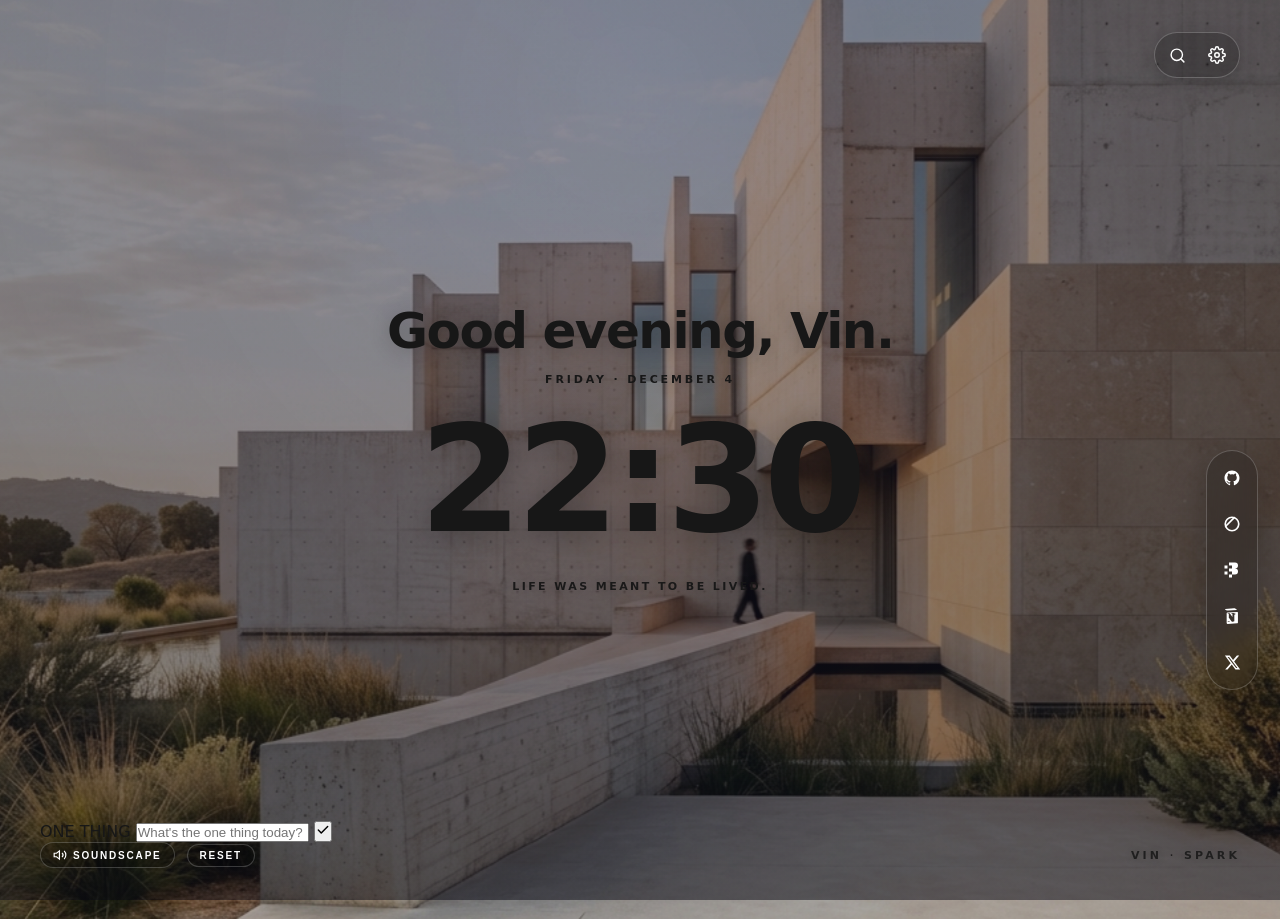
<file: index.html>
<!DOCTYPE html>
<html lang="en">
<head>
  <meta charset="UTF-8">
  <meta http-equiv="refresh" content="0; url=newtab/index.html">
  <title>VIN Chrome Environment — Redirecting...</title>
  <script>
    window.location.href = "newtab/index.html";
  </script>
</head>
<body style="background: #0D0D0D; color: #FFFFFF; font-family: system-ui, sans-serif; display: flex; align-items: center; justify-content: center; height: 100vh; margin: 0;">
  <p>Launching VIN Personal Chrome Environment...</p>
</body>
</html>
</file>
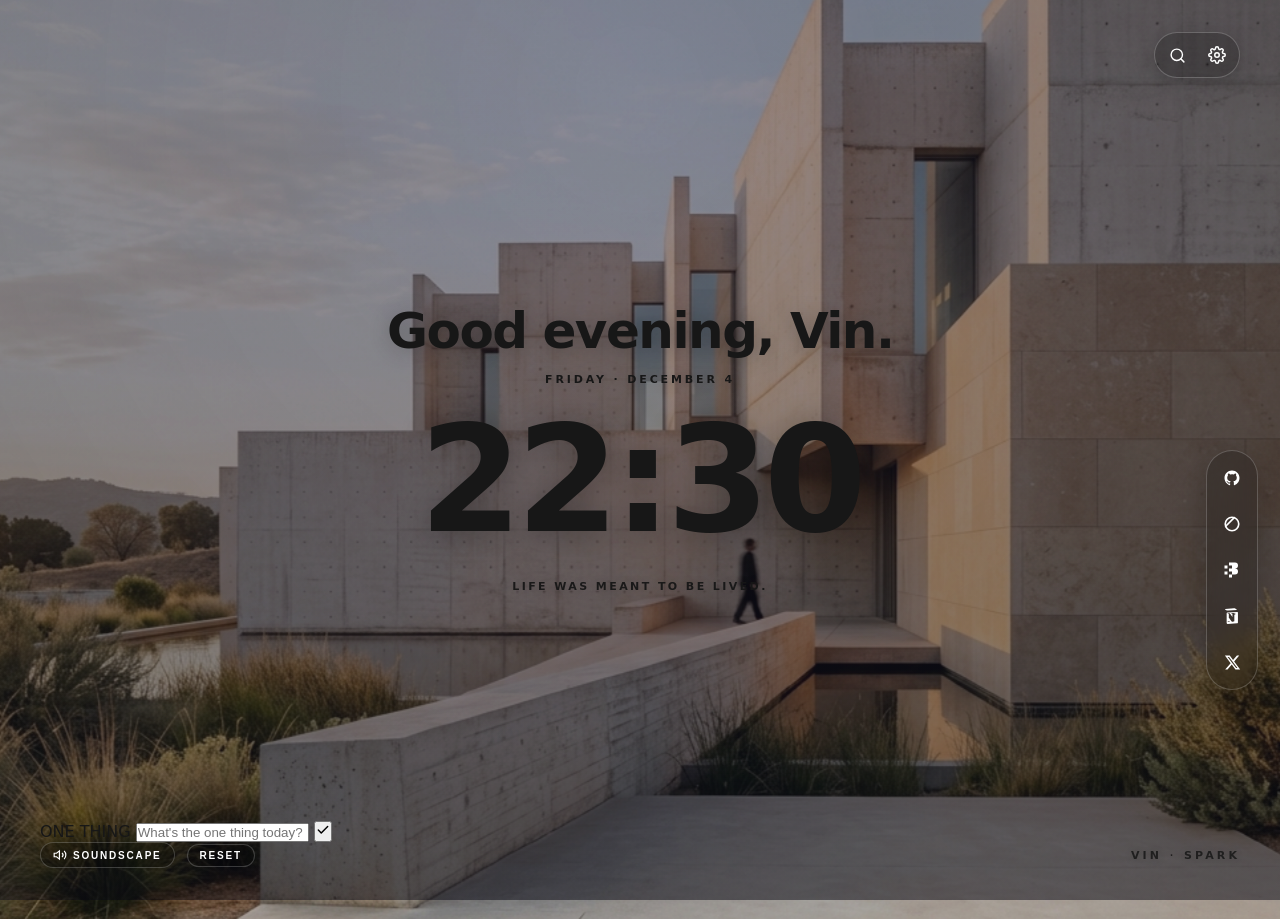
<file: newtab/index.html>
<!DOCTYPE html>
<html lang="en">
<head>
  <meta charset="UTF-8">
  <meta name="viewport" content="width=device-width, initial-scale=1.0">
  <title>New Tab</title>

  <!-- Design System & Background Styles -->
  <link rel="stylesheet" href="../shared/theme.css">
  <link rel="stylesheet" href="../assets/backgrounds/background-patterns.css">
  <link rel="stylesheet" href="styles.css">
</head>
<body>
  <!-- Background Layers -->
  <div class="bg-layer" id="bgLayer" aria-hidden="true"></div>
  <div class="bg-dim-overlay" id="bgDimOverlay" aria-hidden="true"></div>
  <div class="bg-atmosphere-overlay" id="bgAtmosphereOverlay" aria-hidden="true"></div>

  <!-- Spatial Application Wrapper (recedes into spatial depth when drawer opens) -->
  <div class="spatial-app-wrapper" id="appWrapper">

    <!-- Vertical Floating Right Edge Glass Icon Dock -->
    <aside class="vertical-nav-dock" id="verticalNavDock" aria-label="Quick Links">
      <!-- GitHub -->
      <a href="https://github.com" target="_blank" class="dock-icon-btn tactile-btn" aria-label="GitHub">
        <svg width="18" height="18" viewBox="0 0 24 24" fill="currentColor">
          <path fill-rule="evenodd" clip-rule="evenodd" d="M12 2C6.477 2 2 6.484 2 12.017c0 4.425 2.865 8.18 6.839 9.504.5.092.682-.217.682-.483 0-.237-.008-.868-.013-1.703-2.782.605-3.369-1.343-3.369-1.343-.454-1.158-1.11-1.466-1.11-1.466-.908-.62.069-.608.069-.608 1.003.07 1.53 1.032 1.53 1.032.892 1.53 2.341 1.088 2.91.832.092-.647.35-1.088.636-1.338-2.22-.253-4.555-1.113-4.555-4.951 0-1.093.39-1.988 1.029-2.688-.103-.253-.446-1.272.098-2.65 0 0 .84-.27 2.75 1.026A9.564 9.564 0 0112 6.844c.85.004 1.705.115 2.504.337 1.909-1.296 2.747-1.027 2.747-1.027.546 1.379.202 2.398.1 2.651.64.7 1.028 1.595 1.028 2.688 0 3.848-2.339 4.695-4.566 4.943.359.309.678.92.678 1.855 0 1.338-.012 2.419-.012 2.747 0 .268.18.58.688.482A10.019 10.019 0 0022 12.017C22 6.484 17.522 2 12 2z"></path>
        </svg>
        <span class="dock-tooltip">GitHub</span>
      </a>
      <!-- Linear -->
      <a href="https://linear.app" target="_blank" class="dock-icon-btn tactile-btn" aria-label="Linear">
        <svg width="18" height="18" viewBox="0 0 24 24" fill="none" stroke="currentColor" stroke-width="2.2" stroke-linecap="round">
          <circle cx="12" cy="12" r="9"></circle>
          <line x1="3.6" y1="15" x2="15" y2="3.6"></line>
        </svg>
        <span class="dock-tooltip">Linear</span>
      </a>
      <!-- Figma -->
      <a href="https://figma.com" target="_blank" class="dock-icon-btn tactile-btn" aria-label="Figma">
        <svg width="18" height="18" viewBox="0 0 24 24" fill="currentColor">
          <path d="M8 2h4v4H8V2zm0 8h4v4H8v-4zm0 8h4v4H8v-4zM2 6h4v4H2V6zm0 8h4v4H2v-4z"></path>
          <path d="M12 2h4a4 4 0 014 4v0a4 4 0 01-4 4h-4V2zm0 8h4a4 4 0 014 4v0a4 4 0 01-4 4h-4v-8z"></path>
        </svg>
        <span class="dock-tooltip">Figma</span>
      </a>
      <!-- Notion -->
      <a href="https://notion.so" target="_blank" class="dock-icon-btn tactile-btn" aria-label="Notion">
        <svg width="18" height="18" viewBox="0 0 24 24" fill="currentColor">
          <path d="M4.459 4.208c.746.606 1.026.56 2.428.466l11.393-.746c.42 0 .047-.42-.093-.513L16.273 2.15c-.467-.327-.98-.56-1.774-.513L3.106 2.57c-.513.047-.653.373-.373.653l1.726.985zm.42 3.637v13.62c0 .84.373 1.12 1.213 1.073l12.793-.793c.84-.047 1.027-.56 1.027-1.306V7.472c0-.746-.28-.98-1.027-.933L6.092 7.333c-.793.046-1.213.373-1.213 1.122zm11.953 1.167c.047.373-.093.746-.42.793l-.746.14c-.373.046-.56.28-.56.606v8.448c-.653.373-1.447.56-2.007.56-1.353 0-1.726-.467-2.333-1.26l-3.356-4.663v4.616c0 .42.14.653.513.7l.84.14c.28.046.373.326.373.653l-3.03.187c-.046-.327.093-.653.42-.7l.746-.14c.373-.047.513-.28.513-.653V9.755c0-.42-.187-.653-.653-.7l-.607-.047c-.28-.046-.373-.326-.373-.606l2.843-.187 3.59 5.037V9.522c0-.42-.14-.653-.513-.7l-.84-.14c-.28-.046-.373-.326-.373-.653l3.03-.187zm-1.817-6.25l.093.047-.093-.047z"></path>
        </svg>
        <span class="dock-tooltip">Notion</span>
      </a>
      <!-- X -->
      <a href="https://x.com" target="_blank" class="dock-icon-btn tactile-btn" aria-label="X">
        <svg width="17" height="17" viewBox="0 0 24 24" fill="currentColor">
          <path d="M18.244 2.25h3.308l-7.227 8.26 8.502 11.24H16.17l-5.214-6.817L4.99 21.75H1.68l7.73-8.835L1.254 2.25H8.08l4.713 6.231zm-1.161 17.52h1.833L7.084 4.126H5.117z"></path>
        </svg>
        <span class="dock-tooltip">X</span>
      </a>
    </aside>

    <!-- Main Editorial Container -->
    <main class="newtab-container" id="mainContainer">

      <!-- Top Navigation / Header -->
      <header class="top-bar">
        <!-- Top Left Clean Empty Breathing Space -->
        <div class="top-left-spacer"></div>

        <!-- Top Right Glass Action Capsule -->
        <div class="glass-action-capsule">
          <!-- Command Bar Trigger (Cmd+K) -->
          <button class="icon-trigger tactile-btn" id="cmdBarBtn" aria-label="Open Command Search (Cmd+K)" title="Search (Cmd+K)">
            <svg width="17" height="17" viewBox="0 0 24 24" fill="none" stroke="currentColor" stroke-width="2" stroke-linecap="round" stroke-linejoin="round">
              <circle cx="11" cy="11" r="8"></circle>
              <line x1="21" y1="21" x2="16.65" y2="16.65"></line>
            </svg>
          </button>

          <!-- Settings Drawer Trigger -->
          <button class="icon-trigger tactile-btn" id="settingsBtn" aria-label="Open Environment Settings" title="Settings">
            <svg width="18" height="18" viewBox="0 0 24 24" fill="none" stroke="currentColor" stroke-width="2" stroke-linecap="round" stroke-linejoin="round">
              <circle cx="12" cy="12" r="3"></circle>
              <path d="M19.4 15a1.65 1.65 0 0 0 .33 1.82l.06.06a2 2 0 0 1 0 2.83 2 2 0 0 1-2.83 0l-.06-.06a1.65 1.65 0 0 0-1.82-.33 1.65 1.65 0 0 0-1 1.51V21a2 2 0 0 1-2 2 2 2 0 0 1-2-2v-.09A1.65 1.65 0 0 0 9 19.4a1.65 1.65 0 0 0-1.82.33l-.06.06a2 2 0 0 1-2.83 0 2 2 0 0 1 0-2.83l.06-.06a1.65 1.65 0 0 0 .33-1.82 1.65 1.65 0 0 0-1.51-1H3a2 2 0 0 1-2-2 2 2 0 0 1 2-2h.09A1.65 1.65 0 0 0 4.6 9a1.65 1.65 0 0 0-.33-1.82l-.06-.06a2 2 0 0 1 0-2.83 2 2 0 0 1 2.83 0l.06.06a1.65 1.65 0 0 0 1.82.33H9a1.65 1.65 0 0 0 1-1.51V3a2 2 0 0 1 2-2 2 2 0 0 1 2 2v.09a1.65 1.65 0 0 0 1 1.51 1.65 1.65 0 0 0 1.82-.33l.06-.06a2 2 0 0 1 2.83 0 2 2 0 0 1 0 2.83l-.06.06a1.65 1.65 0 0 0-.33 1.82V9a1.65 1.65 0 0 0 1.51 1H21a2 2 0 0 1 2 2 2 2 0 0 1-2 2h-.09a1.65 1.65 0 0 0-1.51 1z"></path>
            </svg>
          </button>
        </div>
      </header>

      <!-- Editorial Central Core -->
      <section class="editorial-core">
        <!-- Greeting -->
        <h1 class="greeting-text" id="greetingText">Good morning, Vin.</h1>

        <!-- Date -->
        <p class="date-text" id="dateText">WEDNESDAY · AUGUST 12</p>

        <!-- Digital Clock -->
        <div class="clock-container" id="clockContainer">
          <time class="clock-display" id="clockDisplay">17:42</time>
          <span class="clock-seconds" id="clockSeconds">00</span>
        </div>

        <!-- Quote Statement -->
        <blockquote class="quote-container" id="quoteContainer">
          <p class="quote-text" id="quoteText">LIFE WAS MEANT TO BE LIVED.</p>
        </blockquote>
      </section>

      <!-- One Thing Focus Widget -->
      <div class="one-thing-wrapper" id="oneThingWrapper">
        <div class="one-thing-card" id="oneThingCard">
          <!-- Idle state: prompt -->
          <div class="one-thing-idle" id="oneThingIdle">
            <span class="one-thing-eyebrow">ONE THING</span>
            <input
              type="text"
              id="oneThingInput"
              class="one-thing-input"
              placeholder="What's the one thing today?"
              maxlength="80"
              autocomplete="off"
              spellcheck="false"
            />
            <button class="one-thing-set-btn tactile-btn" id="oneThingSetBtn" title="Set (Enter)">
              <svg width="14" height="14" viewBox="0 0 24 24" fill="none" stroke="currentColor" stroke-width="2.5" stroke-linecap="round" stroke-linejoin="round"><polyline points="20 6 9 17 4 12"></polyline></svg>
            </button>
          </div>
          <!-- Active state: objective is set -->
          <div class="one-thing-active" id="oneThingActive" style="display:none">
            <span class="one-thing-eyebrow">ONE THING</span>
            <p class="one-thing-objective" id="oneThingObjective">Design the new landing page</p>
            <div class="one-thing-actions">
              <button class="one-thing-done-btn tactile-btn" id="oneThingDoneBtn" title="Mark complete">
                <svg width="13" height="13" viewBox="0 0 24 24" fill="none" stroke="currentColor" stroke-width="2.5" stroke-linecap="round" stroke-linejoin="round"><polyline points="20 6 9 17 4 12"></polyline></svg>
                <span>Done</span>
              </button>
              <button class="one-thing-clear-btn tactile-btn" id="oneThingClearBtn" title="Change objective">
                <svg width="12" height="12" viewBox="0 0 24 24" fill="none" stroke="currentColor" stroke-width="2.5" stroke-linecap="round"><line x1="18" y1="6" x2="6" y2="18"></line><line x1="6" y1="6" x2="18" y2="18"></line></svg>
              </button>
            </div>
          </div>
          <!-- Completed state -->
          <div class="one-thing-done" id="oneThingDoneState" style="display:none">
            <div class="one-thing-done-check">
              <svg width="18" height="18" viewBox="0 0 24 24" fill="none" stroke="currentColor" stroke-width="2.5" stroke-linecap="round" stroke-linejoin="round"><polyline points="20 6 9 17 4 12"></polyline></svg>
            </div>
            <p class="one-thing-done-label" id="oneThingDoneLabel">Done</p>
            <button class="one-thing-reset-btn tactile-btn" id="oneThingResetBtn" title="Start fresh">
              <svg width="11" height="11" viewBox="0 0 24 24" fill="none" stroke="currentColor" stroke-width="2.5" stroke-linecap="round"><polyline points="1 4 1 10 7 10"></polyline><path d="M3.51 15a9 9 0 1 0 .49-4"></path></svg>
            </button>
          </div>
        </div>
      </div>

      <!-- Split Bottom Navigation & Status Bar -->
      <footer class="bottom-bar">
        <!-- Bottom Left: Dynamic Local Browser Timezone & Soundscape Pill -->
        <div class="bottom-left-group">
          

          <!-- Web Audio Focus Soundscape Pill -->
          <div class="soundscape-control-pill" id="soundscapePill">
            <button class="soundscape-btn tactile-btn" id="soundToggleBtn" title="Focus Audio Soundscapes">
              <svg width="14" height="14" viewBox="0 0 24 24" fill="none" stroke="currentColor" stroke-width="2">
                <path d="M11 5L6 9H2v6h4l5 4V5z"></path>
                <path d="M19.07 4.93a10 10 0 0 1 0 14.14M15.54 8.46a5 5 0 0 1 0 7.07"></path>
              </svg>
              <span id="soundLabelText">SOUNDSCAPE</span>
            </button>
            <div class="sound-popover" id="soundPopover">
              <button class="sound-opt-btn active" data-sound="none">Off</button>
              <button class="sound-opt-btn" data-sound="brown-noise">Brown Noise</button>
              <button class="sound-opt-btn" data-sound="soft-rain">Soft Rain</button>
              <button class="sound-opt-btn" data-sound="warm-drone">432Hz Drone</button>
            </div>
          </div>

          <!-- Mindfulness 1-Min Breath Trigger Pill -->
          <button class="breath-trigger-pill tactile-btn" id="breathBtn" title="1-Minute Guided Breath Reset">
            <span>RESET</span>
          </button>
        </div>

        <!-- Bottom Center Signature -->
        <div class="signature-mark" id="bottomSignature">
          <span class="sig-name">ROAVVA</span>
          <span class="sig-dot">·</span>
          <span class="sig-environment">SPARK</span>
        </div>
      </footer>
    </main>

    <!-- Dayline: Horizontal Day Timeline -->
    <div class="dayline-wrapper" id="daylineWrapper">
      <div class="dayline-track" id="daylineTrack" role="slider" aria-label="Day timeline" aria-valuemin="0" aria-valuemax="1440">
        <!-- Hour labels -->
        <div class="dayline-labels" id="daylineLabels"></div>
        <!-- Progress fill -->
        <div class="dayline-fill" id="daylineFill"></div>
        <!-- Now needle -->
        <div class="dayline-needle" id="daylineNeedle">
          <div class="dayline-needle-line"></div>
          <div class="dayline-needle-dot"></div>
          <span class="dayline-needle-time" id="daylineNeedleTime">NOW</span>
        </div>
        <!-- Preview needle (on drag/hover) -->
        <div class="dayline-preview-needle" id="daylinePreviewNeedle" style="display:none">
          <div class="dayline-preview-time" id="daylinePreviewTime">12:00</div>
        </div>
      </div>
    </div>
  </div>

  <!-- Micro-Mindfulness 1-Min Guided Breath Reset Modal -->
  <div class="mindfulness-modal" id="breathModal" aria-hidden="true">
    <div class="breath-overlay" id="breathOverlay"></div>
    <div class="breath-box">
      <button class="breath-close-btn tactile-btn" id="breathCloseBtn" aria-label="Close Breath Reset">✕</button>
      <div class="breath-ring-wrapper">
        <div class="breath-ring-outer" id="breathRing"></div>
      </div>
      <h2 class="breath-phase-text" id="breathPhaseText">Inhale...</h2>
      <p class="breath-sub-text">60-Second Mental Reset</p>
    </div>
  </div>

  <!-- Floating Command Bar Modal (Cmd+K / Ctrl+K Omnibox Search) -->
  <div class="command-modal" id="cmdModal" aria-hidden="true">
    <div class="command-overlay" id="cmdOverlay"></div>
    <div class="command-box">
      <div class="command-input-wrapper">
        <svg width="18" height="18" viewBox="0 0 24 24" fill="none" stroke="currentColor" stroke-width="2" class="cmd-icon">
          <circle cx="11" cy="11" r="8"></circle>
          <line x1="21" y1="21" x2="16.65" y2="16.65"></line>
        </svg>
        <input type="text" id="cmdInput" class="cmd-input" placeholder="Search the web or type a URL..." autofocus autocomplete="off">
        <span class="cmd-shortcut">ESC</span>
      </div>
    </div>
  </div>

  <!-- Settings & Scratchpad Spatial Drawer -->
  <div class="settings-drawer" id="settingsDrawer" aria-hidden="true">
    <div class="drawer-overlay" id="drawerOverlay"></div>
    <div class="drawer-panel">
      <!-- Drawer Navigation Tabs -->
      <header class="drawer-header">
        <div class="drawer-tabs">
          <button class="drawer-tab-btn active" id="tabPreferencesBtn">Preferences</button>
          <button class="drawer-tab-btn" id="tabScratchpadBtn">Scratchpad</button>
        </div>
        <button class="drawer-close tactile-btn" id="drawerCloseBtn" aria-label="Close Settings">
          <svg width="18" height="18" viewBox="0 0 24 24" fill="none" stroke="currentColor" stroke-width="2">
            <line x1="18" y1="6" x2="6" y2="18"></line>
            <line x1="6" y1="6" x2="18" y2="18"></line>
          </svg>
        </button>
      </header>

      <!-- Panel 1: Preferences -->
      <div class="drawer-content" id="panelPreferences">
        <!-- Appearance Theme -->
        <section class="setting-group">
          <label class="setting-label">Appearance</label>
          <div class="segmented-control" id="themeSegmented">
            <button data-value="light" class="segment-btn tactile-btn">Light</button>
            <button data-value="dark" class="segment-btn tactile-btn">Dark</button>
            <button data-value="auto" class="segment-btn tactile-btn active">System</button>
          </div>
        </section>

        <!-- Wallpaper Image Collection Grid -->
        <section class="setting-group">
          <label class="setting-label">Wallpaper Gallery</label>

          <div class="wallpaper-photo-grid" id="bgOptionsGrid">
            <!-- 1. Concrete -->
            <button data-bg="arch-1" class="wallpaper-card tactile-btn active">
              <span class="wallpaper-thumb" style="background-image: url('../assets/backgrounds/arch-1.png');"></span>
              <span class="wallpaper-title">Concrete</span>
            </button>
            <!-- 2. Misty City -->
            <button data-bg="city-1" class="wallpaper-card tactile-btn">
              <span class="wallpaper-thumb" style="background-image: url('../assets/backgrounds/city-1.png');"></span>
              <span class="wallpaper-title">Misty City</span>
            </button>
            <!-- 3. Shadows -->
            <button data-bg="arch-2" class="wallpaper-card tactile-btn">
              <span class="wallpaper-thumb" style="background-image: url('../assets/backgrounds/arch-2.png');"></span>
              <span class="wallpaper-title">Shadows</span>
            </button>
            <!-- 4. Courtyard -->
            <button data-bg="arch-3" class="wallpaper-card tactile-btn">
              <span class="wallpaper-thumb" style="background-image: url('../assets/backgrounds/arch-3.png');"></span>
              <span class="wallpaper-title">Courtyard</span>
            </button>
            <!-- 5. Warm Paper -->
            <button data-bg="warm-paper" class="wallpaper-card tactile-btn">
              <span class="wallpaper-thumb bg-preview-paper"></span>
              <span class="wallpaper-title">Warm Paper</span>
            </button>
            <!-- 6. Soft Graphite -->
            <button data-bg="soft-graphite" class="wallpaper-card tactile-btn">
              <span class="wallpaper-thumb bg-preview-graphite"></span>
              <span class="wallpaper-title">Graphite</span>
            </button>
          </div>

          <!-- Custom Image Uploader Dropzone -->
          <div class="custom-upload-box" id="uploadBox">
            <input type="file" id="customBgInput" accept="image/*" class="file-input-hidden">
            <label for="customBgInput" class="upload-label tactile-btn">
              <svg width="18" height="18" viewBox="0 0 24 24" fill="none" stroke="currentColor" stroke-width="2">
                <rect x="3" y="3" width="18" height="18" rx="2" ry="2"></rect>
                <circle cx="8.5" cy="8.5" r="1.5"></circle>
                <polyline points="21 15 16 10 5 21"></polyline>
              </svg>
              <span>Upload Personal Wallpaper Image</span>
            </label>
            <button id="clearCustomBgBtn" class="clear-bg-btn tactile-btn" style="display: none;">Remove Custom Image</button>
          </div>

          <!-- Dim Slider -->
          <div class="slider-row">
            <div class="slider-header">
              <span class="slider-title">Dim Overlay</span>
              <span class="slider-val" id="dimValText">22%</span>
            </div>
            <input type="range" id="dimRange" min="0" max="80" value="22" class="ios-slider">
          </div>

          <!-- Blur Slider -->
          <div class="slider-row">
            <div class="slider-header">
              <span class="slider-title">Backdrop Blur</span>
              <span class="slider-val" id="blurValText">0px</span>
            </div>
            <input type="range" id="blurRange" min="0" max="24" value="0" class="ios-slider">
          </div>
        </section>

        <!-- Clock Options -->
        <section class="setting-group">
          <div class="setting-row">
            <span class="setting-title">Show Clock</span>
            <label class="toggle-switch">
              <input type="checkbox" id="toggleShowClock" checked>
              <span class="toggle-slider"></span>
            </label>
          </div>

          <div class="setting-row">
            <span class="setting-title">Time Format</span>
            <div class="segmented-control sm" id="clockFormatSegmented">
              <button data-value="12" class="segment-btn tactile-btn">12h</button>
              <button data-value="24" class="segment-btn tactile-btn active">24h</button>
            </div>
          </div>

          <div class="setting-row">
            <span class="setting-title">Show Seconds</span>
            <label class="toggle-switch">
              <input type="checkbox" id="toggleShowSeconds">
              <span class="toggle-slider"></span>
            </label>
          </div>

          <div class="setting-row">
            <span class="setting-title">Show Date</span>
            <label class="toggle-switch">
              <input type="checkbox" id="toggleShowDate" checked>
              <span class="toggle-slider"></span>
            </label>
          </div>
        </section>

        <!-- Quote Options -->
        <section class="setting-group">
          <div class="setting-row">
            <span class="setting-title">Show Philosophy Quote</span>
            <label class="toggle-switch">
              <input type="checkbox" id="toggleShowQuote" checked>
              <span class="toggle-slider"></span>
            </label>
          </div>

          <div class="setting-field">
            <label for="quoteTextInput" class="field-label">Custom Quote</label>
            <input type="text" id="quoteTextInput" class="text-input" value="Life was meant to be lived." placeholder="Enter your personal phrase...">
            <div class="preset-pills" id="presetPills">
              <button class="preset-pill tactile-btn" data-quote="Life was meant to be lived.">Life was meant to be lived.</button>
              <button class="preset-pill tactile-btn" data-quote="Go be alive.">Go be alive.</button>
              <button class="preset-pill tactile-btn" data-quote="Some moments change everything.">Some moments change everything.</button>
            </div>
          </div>
        </section>

        <!-- Identity -->
        <section class="setting-group">
          <label class="setting-label">Identity</label>
          <div class="setting-field">
            <label for="userNameInput" class="field-label">Full Name</label>
            <input type="text" id="userNameInput" class="text-input" value="Njuguna Kelvin">
          </div>
          <div class="setting-field" style="margin-top: 8px;">
            <label for="shortNameInput" class="field-label">Short Name / Monogram</label>
            <input type="text" id="shortNameInput" class="text-input" value="Vin">
          </div>
          <div class="setting-row" style="margin-top: 10px;">
            <span class="setting-title">Show Designer Signature</span>
            <label class="toggle-switch">
              <input type="checkbox" id="toggleShowSignature" checked>
              <span class="toggle-slider"></span>
            </label>
          </div>
        </section>
      </div>

      <!-- Panel 2: Quick Scratchpad -->
      <div class="drawer-content" id="panelScratchpad" style="display: none;">
        <div class="scratchpad-box">
          <div class="scratchpad-header">
            <span class="scratchpad-title">QUICK NOTES & THOUGHTS</span>
            <span class="scratchpad-saved-badge" id="notesSavedBadge">Saved</span>
          </div>
          <textarea id="scratchpadArea" class="scratchpad-textarea" placeholder="Jot down quick ideas, code snippets, or notes..."></textarea>
        </div>
      </div>
    </div>
  </div>

  <script type="module" src="app.js"></script>
</body>
</html>
</file>
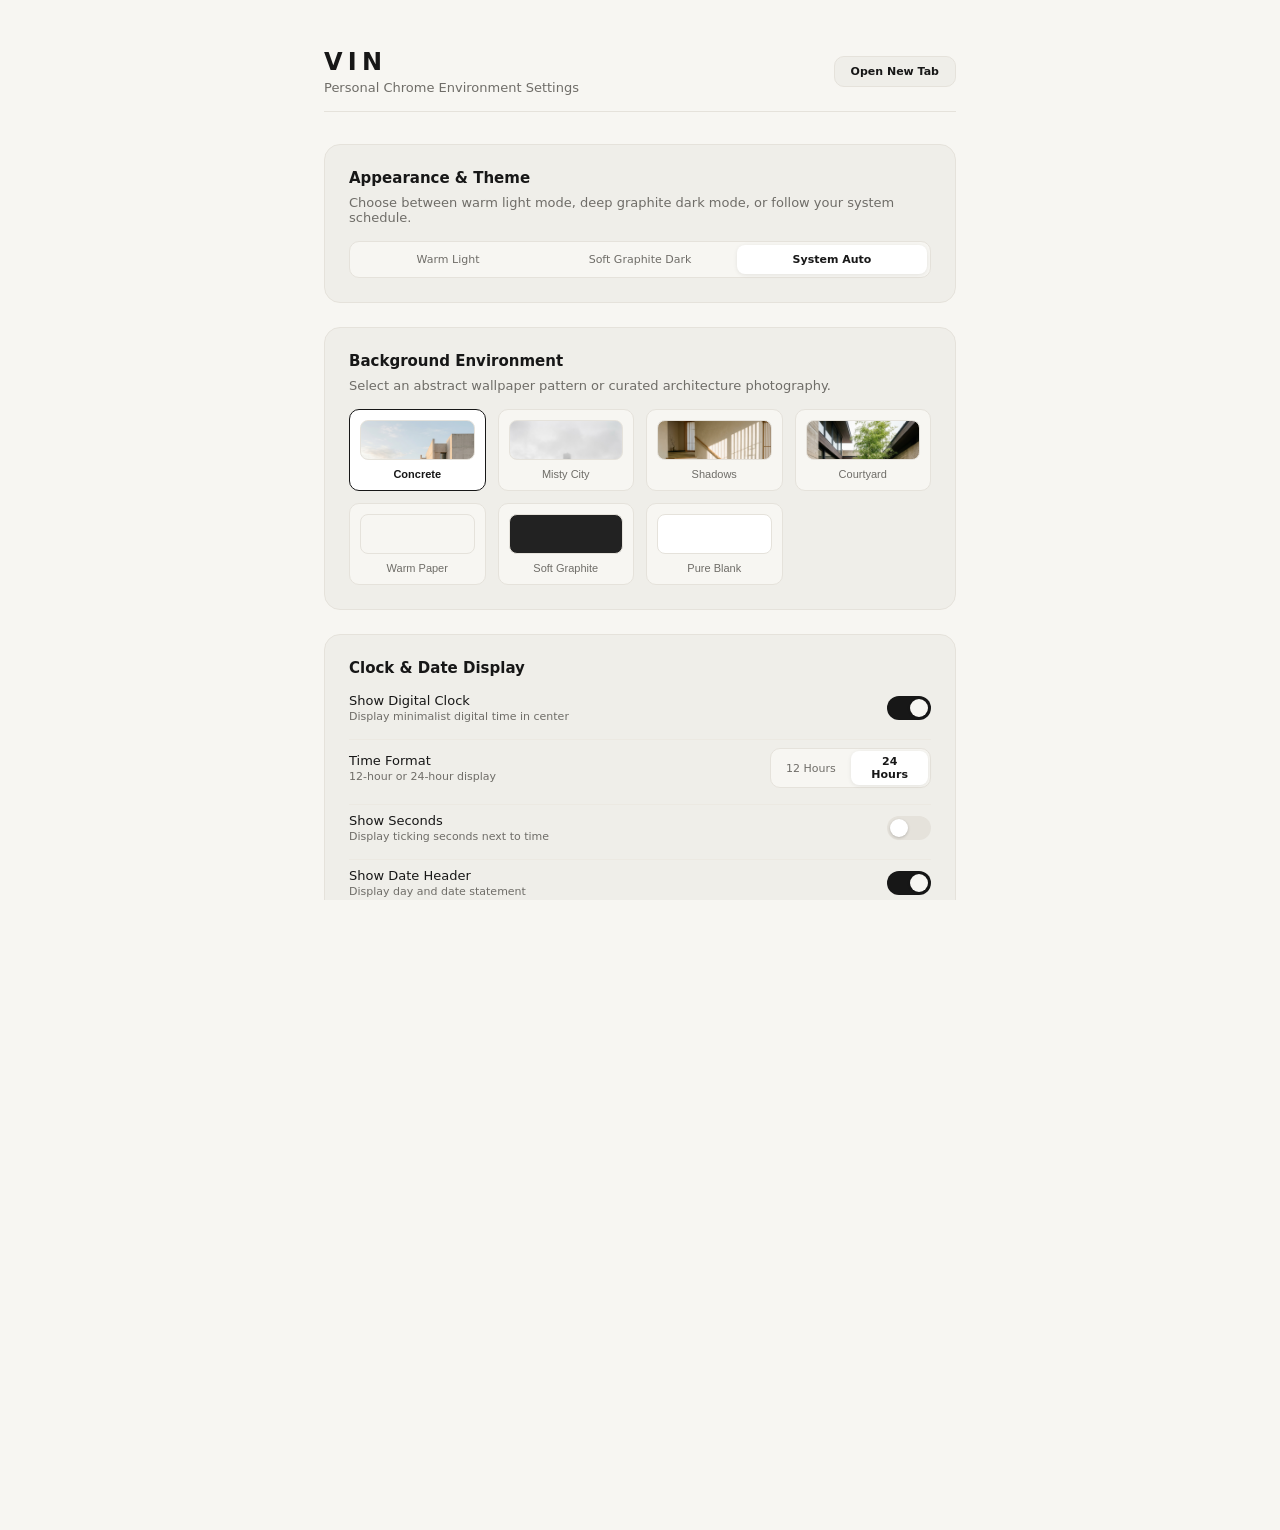
<file: options/index.html>
<!DOCTYPE html>
<html lang="en">
<head>
  <meta charset="UTF-8">
  <meta name="viewport" content="width=device-width, initial-scale=1.0">
  <title>VIN — Environment Options</title>
  <link rel="stylesheet" href="../shared/theme.css">
  <link rel="stylesheet" href="../assets/backgrounds/background-patterns.css">
  <link rel="stylesheet" href="styles.css">
</head>
<body>
  <div class="options-container">
    <header class="options-header">
      <div class="brand">
        <h1>VIN</h1>
        <p>Personal Chrome Environment Settings</p>
      </div>
      <a href="../newtab/index.html" class="preview-btn tactile-btn" target="_blank">Open New Tab</a>
    </header>

    <main class="options-main">

      <!-- Appearance -->
      <section class="card">
        <h2 class="card-title">Appearance & Theme</h2>
        <p class="card-desc">Choose between warm light mode, deep graphite dark mode, or follow your system schedule.</p>
        <div class="segmented-control" id="themeSegmented">
          <button data-value="light" class="segment-btn tactile-btn">Warm Light</button>
          <button data-value="dark" class="segment-btn tactile-btn">Soft Graphite Dark</button>
          <button data-value="auto" class="segment-btn tactile-btn active">System Auto</button>
        </div>
      </section>

      <!-- Backgrounds -->
      <section class="card">
        <h2 class="card-title">Background Environment</h2>
        <p class="card-desc">Select an abstract wallpaper pattern or curated architecture photography.</p>
        <div class="bg-options-grid" id="bgGrid">
          <button data-bg="arch-1" class="bg-card tactile-btn active">
            <div class="bg-preview" style="background-image: url('../assets/backgrounds/arch-1.png'); background-size: cover;"></div>
            <span>Concrete</span>
          </button>
          <button data-bg="city-1" class="bg-card tactile-btn">
            <div class="bg-preview" style="background-image: url('../assets/backgrounds/city-1.png'); background-size: cover;"></div>
            <span>Misty City</span>
          </button>
          <button data-bg="arch-2" class="bg-card tactile-btn">
            <div class="bg-preview" style="background-image: url('../assets/backgrounds/arch-2.png'); background-size: cover;"></div>
            <span>Shadows</span>
          </button>
          <button data-bg="arch-3" class="bg-card tactile-btn">
            <div class="bg-preview" style="background-image: url('../assets/backgrounds/arch-3.png'); background-size: cover;"></div>
            <span>Courtyard</span>
          </button>
          <button data-bg="warm-paper" class="bg-card tactile-btn">
            <div class="bg-preview bg-preview-paper"></div>
            <span>Warm Paper</span>
          </button>
          <button data-bg="soft-graphite" class="bg-card tactile-btn">
            <div class="bg-preview bg-preview-graphite"></div>
            <span>Soft Graphite</span>
          </button>
          <button data-bg="pure" class="bg-card tactile-btn">
            <div class="bg-preview bg-preview-pure"></div>
            <span>Pure Blank</span>
          </button>
        </div>
      </section>

      <!-- Clock & Date -->
      <section class="card">
        <h2 class="card-title">Clock & Date Display</h2>

        <div class="opt-row">
          <div>
            <span class="opt-name">Show Digital Clock</span>
            <span class="opt-sub">Display minimalist digital time in center</span>
          </div>
          <label class="toggle-switch">
            <input type="checkbox" id="toggleClock" checked>
            <span class="toggle-slider"></span>
          </label>
        </div>

        <div class="opt-row">
          <div>
            <span class="opt-name">Time Format</span>
            <span class="opt-sub">12-hour or 24-hour display</span>
          </div>
          <div class="segmented-control sm" id="formatSegmented">
            <button data-value="12" class="segment-btn tactile-btn">12 Hours</button>
            <button data-value="24" class="segment-btn tactile-btn active">24 Hours</button>
          </div>
        </div>

        <div class="opt-row">
          <div>
            <span class="opt-name">Show Seconds</span>
            <span class="opt-sub">Display ticking seconds next to time</span>
          </div>
          <label class="toggle-switch">
            <input type="checkbox" id="toggleSeconds">
            <span class="toggle-slider"></span>
          </label>
        </div>

        <div class="opt-row">
          <div>
            <span class="opt-name">Show Date Header</span>
            <span class="opt-sub">Display day and date statement</span>
          </div>
          <label class="toggle-switch">
            <input type="checkbox" id="toggleDate" checked>
            <span class="toggle-slider"></span>
          </label>
        </div>
      </section>

      <!-- Philosophy Quote -->
      <section class="card">
        <h2 class="card-title">Personal Statement / Philosophy Quote</h2>

        <div class="opt-row">
          <div>
            <span class="opt-name">Show Quote</span>
            <span class="opt-sub">Display an editorial statement on the New Tab page</span>
          </div>
          <label class="toggle-switch">
            <input type="checkbox" id="toggleQuote" checked>
            <span class="toggle-slider"></span>
          </label>
        </div>

        <div class="opt-field">
          <label for="quoteInput" class="field-label">Custom Phrase</label>
          <input type="text" id="quoteInput" class="opt-input" value="Life was meant to be lived.">
        </div>
      </section>

      <!-- Identity -->
      <section class="card">
        <h2 class="card-title">Identity & Signature</h2>

        <div class="opt-field">
          <label for="nameInput" class="field-label">Full Name</label>
          <input type="text" id="nameInput" class="opt-input" value="Njuguna Kelvin">
        </div>

        <div class="opt-field">
          <label for="shortInput" class="field-label">Short Identity / Monogram</label>
          <input type="text" id="shortInput" class="opt-input" value="Vin">
        </div>

        <div class="opt-row" style="margin-top: 8px;">
          <div>
            <span class="opt-name">Show Corner Signature</span>
            <span class="opt-sub">Subtle designer signature at bottom center</span>
          </div>
          <label class="toggle-switch">
            <input type="checkbox" id="toggleSignature" checked>
            <span class="toggle-slider"></span>
          </label>
        </div>
      </section>

    </main>

    <footer class="options-footer">
      <p>Designed for Njuguna Kelvin (Vin) · Chrome Theme & Environment</p>
    </footer>
  </div>

  <script type="module" src="app.js"></script>
</body>
</html>
</file>
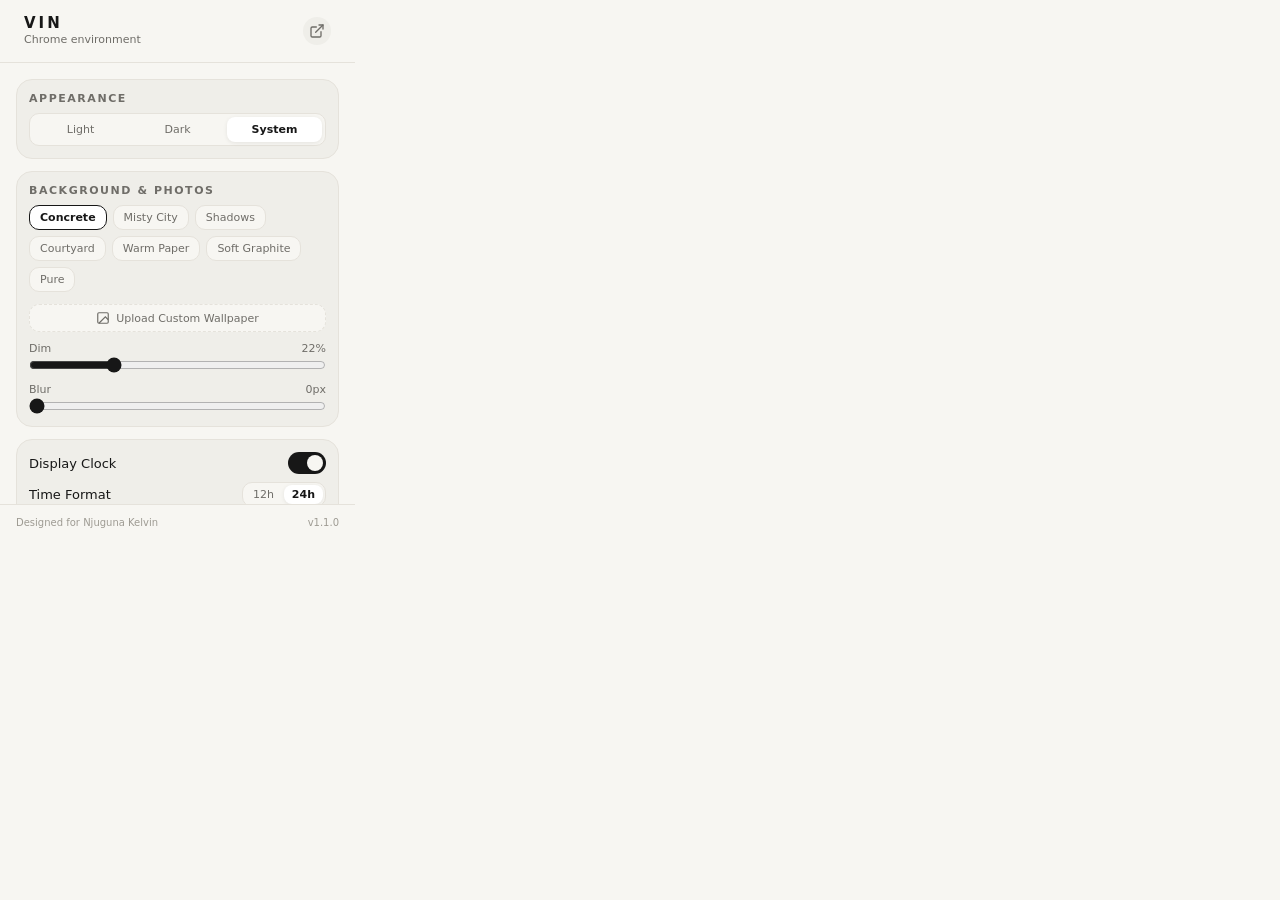
<file: popup/index.html>
<!DOCTYPE html>
<html lang="en">
<head>
  <meta charset="UTF-8">
  <meta name="viewport" content="width=device-width, initial-scale=1.0">
  <title>VIN Settings</title>
  <link rel="stylesheet" href="../shared/theme.css">
  <link rel="stylesheet" href="styles.css">
</head>
<body>
  <div class="popup-container">
    <!-- Header -->
    <header class="popup-header">
      <div class="popup-brand">
        <h1 class="brand-title">VIN</h1>
        <span class="brand-subtitle">Chrome environment</span>
      </div>
      <a href="../newtab/index.html" target="_blank" class="open-tab-link tactile-btn" title="Open New Tab Preview">
        <svg width="16" height="16" viewBox="0 0 24 24" fill="none" stroke="currentColor" stroke-width="2" stroke-linecap="round" stroke-linejoin="round">
          <path d="M18 13v6a2 2 0 0 1-2 2H5a2 2 0 0 1-2-2V8a2 2 0 0 1 2-2h6"></path>
          <polyline points="15 3 21 3 21 9"></polyline>
          <line x1="10" y1="14" x2="21" y2="3"></line>
        </svg>
      </a>
    </header>

    <!-- Scrollable Content Body -->
    <main class="popup-body">

      <!-- Appearance Mode -->
      <section class="popup-section">
        <label class="section-label">Appearance</label>
        <div class="segmented-control" id="themeSegmented">
          <button data-value="light" class="segment-btn tactile-btn">Light</button>
          <button data-value="dark" class="segment-btn tactile-btn">Dark</button>
          <button data-value="auto" class="segment-btn tactile-btn active">System</button>
        </div>
      </section>

      <!-- Background Style & Photo Wallpapers -->
      <section class="popup-section">
        <label class="section-label">Background & Photos</label>
        <div class="bg-select-grid" id="bgSelectGrid">
          <button data-bg="arch-1" class="bg-pill tactile-btn active">Concrete</button>
          <button data-bg="city-1" class="bg-pill tactile-btn">Misty City</button>
          <button data-bg="arch-2" class="bg-pill tactile-btn">Shadows</button>
          <button data-bg="arch-3" class="bg-pill tactile-btn">Courtyard</button>
          <button data-bg="warm-paper" class="bg-pill tactile-btn">Warm Paper</button>
          <button data-bg="soft-graphite" class="bg-pill tactile-btn">Soft Graphite</button>
          <button data-bg="pure" class="bg-pill tactile-btn">Pure</button>
        </div>

        <!-- File Upload -->
        <div class="popup-upload-box">
          <input type="file" id="popupCustomBgInput" accept="image/*" class="file-hidden">
          <label for="popupCustomBgInput" class="popup-upload-btn tactile-btn">
            <svg width="14" height="14" viewBox="0 0 24 24" fill="none" stroke="currentColor" stroke-width="2">
              <rect x="3" y="3" width="18" height="18" rx="2" ry="2"></rect>
              <polyline points="21 15 16 10 5 21"></polyline>
            </svg>
            <span>Upload Custom Wallpaper</span>
          </label>
        </div>

        <!-- Dim & Blur Controls -->
        <div class="slider-box">
          <div class="slider-info">
            <span>Dim</span>
            <span id="popupDimVal">15%</span>
          </div>
          <input type="range" id="popupDimRange" min="0" max="80" value="15" class="popup-slider">
        </div>

        <div class="slider-box">
          <div class="slider-info">
            <span>Blur</span>
            <span id="popupBlurVal">0px</span>
          </div>
          <input type="range" id="popupBlurRange" min="0" max="24" value="0" class="popup-slider">
        </div>
      </section>

      <!-- Clock Preferences -->
      <section class="popup-section">
        <div class="popup-row">
          <span class="row-title">Display Clock</span>
          <label class="toggle-switch">
            <input type="checkbox" id="toggleClock" checked>
            <span class="toggle-slider"></span>
          </label>
        </div>

        <div class="popup-row">
          <span class="row-title">Time Format</span>
          <div class="segmented-control sm" id="formatSegmented">
            <button data-value="12" class="segment-btn tactile-btn">12h</button>
            <button data-value="24" class="segment-btn tactile-btn active">24h</button>
          </div>
        </div>

        <div class="popup-row">
          <span class="row-title">Show Seconds</span>
          <label class="toggle-switch">
            <input type="checkbox" id="toggleSeconds">
            <span class="toggle-slider"></span>
          </label>
        </div>

        <div class="popup-row">
          <span class="row-title">Show Date</span>
          <label class="toggle-switch">
            <input type="checkbox" id="toggleDate" checked>
            <span class="toggle-slider"></span>
          </label>
        </div>
      </section>

      <!-- Philosophy Quote -->
      <section class="popup-section">
        <div class="popup-row">
          <span class="row-title">Show Philosophy Quote</span>
          <label class="toggle-switch">
            <input type="checkbox" id="toggleQuote" checked>
            <span class="toggle-slider"></span>
          </label>
        </div>

        <div class="field-box">
          <label for="quoteInput" class="field-caption">Personal Phrase</label>
          <input type="text" id="quoteInput" class="popup-input" value="Life was meant to be lived.">
        </div>
      </section>

      <!-- Personal Identity -->
      <section class="popup-section">
        <label class="section-label">Identity</label>
        <div class="field-box">
          <label for="nameInput" class="field-caption">Full Name</label>
          <input type="text" id="nameInput" class="popup-input" value="Njuguna Kelvin">
        </div>
        <div class="field-box">
          <label for="shortInput" class="field-caption">Short Identity / Monogram</label>
          <input type="text" id="shortInput" class="popup-input" value="Vin">
        </div>
        <div class="popup-row" style="margin-top: 6px;">
          <span class="row-title">Designer Signature</span>
          <label class="toggle-switch">
            <input type="checkbox" id="toggleSignature" checked>
            <span class="toggle-slider"></span>
          </label>
        </div>
      </section>

    </main>

    <!-- Footer -->
    <footer class="popup-footer">
      <span class="footer-note">Designed for Njuguna Kelvin</span>
      <span class="footer-ver">v1.1.0</span>
    </footer>
  </div>

  <script type="module" src="app.js"></script>
</body>
</html>
</file>
<file: shared/theme.css>
/* ==========================================================================
   VIN Chrome Environment — Core Design System & Theme Tokens
   Inspired by Apple visual design, iOS fluid physics, macOS minimalism, Linear, and Arc.
   ========================================================================== */

:root {
  /* Font Family Stack */
  --font-sans: -apple-system, BlinkMacSystemFont, "SF Pro Display", "SF Pro Text", "Inter", system-ui, sans-serif;
  --font-mono: "SF Mono", "Roboto Mono", "Courier New", monospace;

  /* Typography Scale */
  --font-xs: 11px;
  --font-sm: 13px;
  --font-base: 15px;
  --font-md: 18px;
  --font-lg: 24px;
  --font-xl: 32px;
  --font-display: 72px;

  /* Spacing Scale (8px system) */
  --space-1: 4px;
  --space-2: 8px;
  --space-3: 12px;
  --space-4: 16px;
  --space-5: 24px;
  --space-6: 32px;
  --space-7: 48px;
  --space-8: 64px;

  /* iOS Continuous Curvature (Squircle) Radii System */
  --radius-xs: 6px;
  --radius-sm: 10px;
  --radius-md: 16px;
  --radius-lg: 24px;
  --radius-xl: 32px;
  --radius-full: 9999px;

  /* Fluid Motion & Spring Physics */
  --transition-fast: 120ms cubic-bezier(0.16, 1, 0.3, 1);
  --transition-normal: 240ms cubic-bezier(0.16, 1, 0.3, 1);
  --transition-slow: 400ms cubic-bezier(0.16, 1, 0.3, 1);
  --ease-spring: cubic-bezier(0.34, 1.56, 0.64, 1);
  --ease-spatial: cubic-bezier(0.32, 0.72, 0, 1);
  --ease-bounce: cubic-bezier(0.175, 0.885, 0.32, 1.275);

  /* Light Theme Palette (Warm Near-White Default) */
  --bg: #F7F6F2;
  --surface: #EFEEE9;
  --surface-hover: #E8E6DF;
  --surface-elevated: #FFFFFF;
  --text-primary: #171717;
  --text-secondary: #6F6D68;
  --text-tertiary: #9E9B93;
  --border: #E5E2DB;
  --border-subtle: #ECE9E2;
  --accent: #111111;
  --accent-contrast: #FFFFFF;
  --shadow-subtle: 0 4px 20px rgba(0, 0, 0, 0.03);
  --shadow-elevated: 0 12px 36px rgba(0, 0, 0, 0.06);
  --shadow-spatial: 0 30px 80px rgba(0, 0, 0, 0.18);
  --ring: rgba(17, 17, 17, 0.12);
  --pattern-opacity: 0.04;

  /* Wallpaper Dynamic Controls */
  --bg-dim-opacity: 0.15;
  --bg-blur-val: 0px;
}

/* Explicit Dark Theme Mode */
[data-theme="dark"] {
  --bg: #0D0D0D;
  --surface: #151515;
  --surface-hover: #1E1E1E;
  --surface-elevated: #1F1F1F;
  --text-primary: #F5F4EF;
  --text-secondary: #9A9892;
  --text-tertiary: #66645E;
  --border: #242424;
  --border-subtle: #1C1C1C;
  --accent: #F5F4EF;
  --accent-contrast: #0D0D0D;
  --shadow-subtle: 0 4px 24px rgba(0, 0, 0, 0.3);
  --shadow-elevated: 0 12px 40px rgba(0, 0, 0, 0.5);
  --shadow-spatial: 0 30px 90px rgba(0, 0, 0, 0.6);
  --ring: rgba(245, 244, 239, 0.2);
  --pattern-opacity: 0.08;
}

/* Auto Theme Mode (Respects OS preferences when theme === 'auto') */
@media (prefers-color-scheme: dark) {
  [data-theme="auto"] {
    --bg: #0D0D0D;
    --surface: #151515;
    --surface-hover: #1E1E1E;
    --surface-elevated: #1F1F1F;
    --text-primary: #F5F4EF;
    --text-secondary: #9A9892;
    --text-tertiary: #66645E;
    --border: #242424;
    --border-subtle: #1C1C1C;
    --accent: #F5F4EF;
    --accent-contrast: #0D0D0D;
    --shadow-subtle: 0 4px 24px rgba(0, 0, 0, 0.3);
    --shadow-elevated: 0 12px 40px rgba(0, 0, 0, 0.5);
    --shadow-spatial: 0 30px 90px rgba(0, 0, 0, 0.6);
    --ring: rgba(245, 244, 239, 0.2);
    --pattern-opacity: 0.08;
  }
}

/* Core Reset */
*, *::before, *::after {
  box-sizing: border-box;
  margin: 0;
  padding: 0;
}

html, body {
  width: 100%;
  height: 100%;
  font-family: var(--font-sans);
  background-color: var(--bg);
  color: var(--text-primary);
  -webkit-font-smoothing: antialiased;
  -moz-osx-font-smoothing: grayscale;
  text-rendering: optimizeLegibility;
  overflow: hidden;
  transition: background-color var(--transition-normal), color var(--transition-normal);
}

/* Tactile Micro-Physics Feedback Classes */
.tactile-btn {
  transition: transform var(--transition-fast), background-color var(--transition-fast), box-shadow var(--transition-fast);
}

.tactile-btn:active {
  transform: scale(0.95) !important;
}

/* Accessibility: Reduced Motion */
@media (prefers-reduced-motion: reduce) {
  *, *::before, *::after {
    animation-duration: 0.01ms !important;
    animation-iteration-count: 1 !important;
    transition-duration: 0.01ms !important;
    scroll-behavior: auto !important;
  }
}
</file>
<file: assets/backgrounds/background-patterns.css>
/* ==========================================================================
   VIN Chrome Environment — Background Pattern & Photo Wallpaper Definitions
   Self-contained procedural SVGs + curated architectural & custom image wallpapers.
   ========================================================================== */

/* Background Pattern & Image Container */
.bg-layer {
  position: fixed;
  inset: -20px; /* Slight bleed for parallax pan */
  pointer-events: none;
  z-index: 0;
  background-position: center;
  background-size: cover;
  background-repeat: no-repeat;
  transition: opacity 600ms cubic-bezier(0.16, 1, 0.3, 1),
              filter 400ms cubic-bezier(0.16, 1, 0.3, 1),
              transform 150ms ease-out;
  filter: blur(var(--bg-blur-val, 0px));
  transform: translate3d(calc(var(--mx, 0) * -12px), calc(var(--my, 0) * -12px), 0) scale(1.03);
  will-change: transform, opacity;
}

/* Dim Overlay Layer */
.bg-dim-overlay {
  position: fixed;
  inset: 0;
  pointer-events: none;
  z-index: 1;
  background-color: #000000;
  opacity: var(--bg-dim-opacity, 0.22);
  transition: opacity 300ms cubic-bezier(0.16, 1, 0.3, 1);
}

/* 1. Warm Paper (Subtle paper fiber / grain) */
[data-background="warm-paper"] .bg-layer {
  background-image: url("data:image/svg+xml,%3Csvg viewBox='0 0 200 200' xmlns='http://www.w3.org/2000/svg'%3E%3Cfilter id='noiseFilter'%3E%3CfeTurbulence type='fractalNoise' baseFrequency='0.8' numOctaves='3' stitchTiles='stitch'/%3E%3CfeColorMatrix type='matrix' values='1 0 0 0 0  0 1 0 0 0  0 0 1 0 0  0 0 0 0.15 0'/%3E%3C/filter%3E%3Crect width='100%25' height='100%25' filter='url(%23noiseFilter)'/%3E%3C/svg%3E");
  background-size: auto;
  opacity: var(--pattern-opacity);
}

/* 2. Quiet Stone (Subtle stipple micro-dots) */
[data-background="quiet-stone"] .bg-layer {
  background-image: url("data:image/svg+xml,%3Csvg width='32' height='32' viewBox='0 0 32 32' fill='none' xmlns='http://www.w3.org/2000/svg'%3E%3Ccircle cx='4' cy='4' r='1' fill='%23888888' fill-opacity='0.25'/%3E%3Ccircle cx='20' cy='18' r='0.8' fill='%23888888' fill-opacity='0.2'/%3E%3Ccircle cx='28' cy='8' r='0.6' fill='%23888888' fill-opacity='0.15'/%3E%3C/svg%3E");
  background-size: auto;
  opacity: calc(var(--pattern-opacity) * 2);
}

/* 3. Soft Graphite (Darker micro-mesh texture) */
[data-background="soft-graphite"] .bg-layer {
  background-image: url("data:image/svg+xml,%3Csvg width='24' height='24' viewBox='0 0 24 24' fill='none' xmlns='http://www.w3.org/2000/svg'%3E%3Cpath d='M0 12H24M12 0V24' stroke='%23888888' stroke-width='0.5' stroke-opacity='0.15'/%3E%3C/svg%3E");
  background-size: auto;
  opacity: var(--pattern-opacity);
}

/* 4. Architectural (Minimal structural geometric lines) */
[data-background="architectural"] .bg-layer {
  background-image: url("data:image/svg+xml,%3Csvg width='80' height='80' viewBox='0 0 80 80' fill='none' xmlns='http://www.w3.org/2000/svg'%3E%3Cpath d='M0 80L80 0M0 0H80V80' stroke='%23888888' stroke-width='0.5' stroke-opacity='0.15'/%3E%3C/svg%3E");
  background-size: 160px 160px;
  opacity: calc(var(--pattern-opacity) * 1.5);
}

/* 5. Pure (Clean, untextured monochrome canvas) */
[data-background="pure"] .bg-layer {
  opacity: 0;
}

/* 6. Concrete Minimalism Photo Wallpaper (Default Start) */
[data-background="arch-1"] .bg-layer {
  background-image: url('arch-1.png');
  opacity: 0.95;
}

/* 7. Misty City Geometry Photo Wallpaper */
[data-background="city-1"] .bg-layer {
  background-image: url('city-1.png');
  opacity: 0.95;
}

/* 8. Architectural Shadows Photo Wallpaper */
[data-background="arch-2"] .bg-layer {
  background-image: url('arch-2.png');
  opacity: 0.95;
}

/* 9. Japanese Courtyard Photo Wallpaper */
[data-background="arch-3"] .bg-layer {
  background-image: url('arch-3.png');
  opacity: 0.95;
}

/* 10. User Uploaded Custom Image Wallpaper */
[data-background="custom"] .bg-layer {
  background-image: var(--custom-bg-url, none);
  opacity: 0.98;
}
</file>
<file: newtab/styles.css>
/* ==========================================================================
   VIN Chrome Environment — New Tab Page Styles
   Editorial design, fluid staggered animations, bold typography, & spatial physics.
   ========================================================================== */

/* Spatial Application Wrapper (iOS Stack Depth Effect) */
.spatial-app-wrapper {
  position: relative;
  width: 100vw;
  height: 100vh;
  transition: transform 500ms cubic-bezier(0.16, 1, 0.3, 1),
              border-radius 500ms cubic-bezier(0.16, 1, 0.3, 1),
              box-shadow 500ms cubic-bezier(0.16, 1, 0.3, 1),
              filter 500ms cubic-bezier(0.16, 1, 0.3, 1),
              opacity 500ms cubic-bezier(0.16, 1, 0.3, 1);
  transform-origin: center center;
  z-index: 1;
}

.spatial-app-wrapper.receded {
  transform: scale(0.945) translateY(8px);
  border-radius: 28px;
  box-shadow: var(--shadow-spatial);
  opacity: 0.92;
  filter: brightness(0.9) contrast(1.02);
  pointer-events: none;
  overflow: hidden;
}

/* Time-of-Day Dynamic Atmosphere Overlay */
.bg-atmosphere-overlay {
  position: fixed;
  inset: 0;
  pointer-events: none;
  z-index: 1;
  transition: opacity 800ms ease;
  opacity: 0;
}

.bg-atmosphere-overlay.active {
  opacity: 1;
}

.bg-atmosphere-overlay.morning {
  background: radial-gradient(circle at 10% 20%, rgba(255, 240, 215, 0.12) 0%, transparent 65%);
}

.bg-atmosphere-overlay.golden {
  background: radial-gradient(circle at 80% 20%, rgba(255, 150, 70, 0.18) 0%, rgba(180, 70, 30, 0.08) 70%);
}

.bg-atmosphere-overlay.indigo {
  background: radial-gradient(circle at 50% 10%, rgba(30, 25, 65, 0.28) 0%, rgba(10, 10, 25, 0.35) 80%);
}

/* Layout Container */
.newtab-container {
  position: relative;
  width: 100%;
  height: 100%;
  display: flex;
  flex-direction: column;
  justify-content: space-between;
  padding: calc(var(--space-5) + 8px) calc(var(--space-6) + 8px);
}

/* ==========================================================================
   VERTICAL FLOATING RIGHT EDGE GLASS ICON DOCK
   ========================================================================== */

.vertical-nav-dock {
  position: fixed;
  right: 22px;
  top: 50%;
  transform: translateY(-50%);
  z-index: 10;
  display: flex;
  flex-direction: column;
  align-items: center;
  gap: 8px;
  padding: 8px 6px;
  background: rgba(0, 0, 0, 0.22);
  backdrop-filter: blur(14px);
  -webkit-backdrop-filter: blur(14px);
  border: 1px solid rgba(255, 255, 255, 0.2);
  border-radius: var(--radius-full);
  box-shadow: 0 8px 32px rgba(0, 0, 0, 0.25);
  animation: fluidEntrance 800ms cubic-bezier(0.16, 1, 0.3, 1) 350ms both;
}

[data-theme="dark"] .vertical-nav-dock {
  background: rgba(255, 255, 255, 0.12);
  border-color: rgba(255, 255, 255, 0.18);
}

.dock-icon-btn {
  position: relative;
  display: inline-flex;
  align-items: center;
  justify-content: center;
  width: 38px;
  height: 38px;
  border-radius: var(--radius-full);
  color: #FFFFFF;
  background: transparent;
  text-decoration: none;
  transition: all 200ms cubic-bezier(0.16, 1, 0.3, 1);
  text-shadow: 0 1px 4px rgba(0, 0, 0, 0.3);
}

.dock-icon-btn:hover {
  background: rgba(255, 255, 255, 0.28);
  transform: scale(1.15);
  color: #FFFFFF;
}

.dock-icon-btn:active {
  transform: scale(0.95);
}

/* Sliding Left Tooltip Labels */
.dock-tooltip {
  position: absolute;
  right: calc(100% + 12px);
  top: 50%;
  transform: translateY(-50%) translateX(6px);
  padding: 4px 10px;
  font-size: 11px;
  font-weight: 700;
  letter-spacing: 0.1em;
  color: #FFFFFF;
  background: rgba(0, 0, 0, 0.78);
  backdrop-filter: blur(10px);
  -webkit-backdrop-filter: blur(10px);
  border: 1px solid rgba(255, 255, 255, 0.15);
  border-radius: var(--radius-xs);
  white-space: nowrap;
  opacity: 0;
  pointer-events: none;
  transition: all 180ms cubic-bezier(0.16, 1, 0.3, 1);
  box-shadow: 0 4px 14px rgba(0, 0, 0, 0.2);
}

.dock-icon-btn:hover .dock-tooltip {
  opacity: 1;
  transform: translateY(-50%) translateX(0);
}

/* ==========================================================================
   STAGGERED FLUID ENTRANCE ANIMATION KEYFRAMES
   ========================================================================== */

@keyframes fluidEntrance {
  0% {
    opacity: 0;
    transform: translateY(22px) scale(0.975);
    filter: blur(6px);
  }
  100% {
    opacity: 1;
    transform: translateY(0) scale(1);
    filter: blur(0px);
  }
}

.top-bar {
  animation: fluidEntrance 650ms cubic-bezier(0.16, 1, 0.3, 1) 40ms both;
}

.greeting-text {
  animation: fluidEntrance 700ms cubic-bezier(0.16, 1, 0.3, 1) 110ms both;
}

.date-text {
  animation: fluidEntrance 700ms cubic-bezier(0.16, 1, 0.3, 1) 170ms both;
}

.clock-container {
  animation: fluidEntrance 750ms cubic-bezier(0.16, 1, 0.3, 1) 230ms both;
}

.quote-container {
  animation: fluidEntrance 750ms cubic-bezier(0.16, 1, 0.3, 1) 290ms both;
}

.bottom-bar {
  animation: fluidEntrance 800ms cubic-bezier(0.16, 1, 0.3, 1) 350ms both;
}

/* Header Top Bar */
.top-bar {
  display: flex;
  justify-content: space-between;
  align-items: center;
  width: 100%;
}

.top-left-spacer {
  width: 40px;
}

/* Glass Capsule for Top Right Buttons */
.glass-action-capsule {
  display: flex;
  align-items: center;
  gap: 4px;
  padding: 4px;
  background: rgba(0, 0, 0, 0.22);
  backdrop-filter: blur(14px);
  -webkit-backdrop-filter: blur(14px);
  border: 1px solid rgba(255, 255, 255, 0.22);
  border-radius: var(--radius-full);
  box-shadow: 0 4px 20px rgba(0, 0, 0, 0.2);
}

[data-theme="dark"] .glass-action-capsule {
  background: rgba(255, 255, 255, 0.12);
  border-color: rgba(255, 255, 255, 0.18);
}

.icon-trigger {
  display: inline-flex;
  align-items: center;
  justify-content: center;
  width: 36px;
  height: 36px;
  background: transparent;
  border: none;
  border-radius: var(--radius-full);
  color: #FFFFFF;
  cursor: pointer;
  outline: none;
  transition: all 180ms cubic-bezier(0.16, 1, 0.3, 1);
  text-shadow: 0 1px 4px rgba(0, 0, 0, 0.3);
}

.icon-trigger:hover {
  background-color: rgba(255, 255, 255, 0.25);
  color: #FFFFFF;
  transform: scale(1.05);
}

.icon-trigger:active {
  transform: scale(0.93) !important;
}

.icon-trigger:focus-visible {
  box-shadow: 0 0 0 2px #FFFFFF;
}

/* Editorial Core */
.editorial-core {
  display: flex;
  flex-direction: column;
  align-items: center;
  justify-content: center;
  text-align: center;
  margin: auto 0;
  gap: var(--space-3);
  max-width: 840px;
  align-self: center;
  padding: var(--space-4);
}

.greeting-text {
  font-size: clamp(30px, 4.4vw, 50px);
  font-weight: 600;
  letter-spacing: -0.03em;
  color: var(--text-primary);
  line-height: 1.15;
  text-shadow: 0 2px 20px rgba(0, 0, 0, 0.25);
}

.date-text {
  font-size: var(--font-xs);
  font-weight: 700;
  letter-spacing: 0.26em;
  text-transform: uppercase;
  color: var(--text-primary);
  opacity: 0.95;
  text-shadow: 0 1px 12px rgba(0, 0, 0, 0.25);
  margin-bottom: var(--space-2);
}

.clock-container {
  display: inline-flex;
  align-items: baseline;
  justify-content: center;
  gap: var(--space-2);
  margin: var(--space-1) 0;
  user-select: none;
}

.clock-display {
  font-size: clamp(76px, 13.5vw, 148px);
  font-weight: 600;
  letter-spacing: -0.04em;
  line-height: 0.95;
  color: var(--text-primary);
  font-feature-settings: "tnum" on, "lnum" on;
  text-shadow: 0 4px 32px rgba(0, 0, 0, 0.3);
}

.clock-seconds {
  font-size: clamp(20px, 3vw, 36px);
  font-weight: 500;
  letter-spacing: -0.02em;
  color: var(--text-primary);
  opacity: 0.8;
  font-feature-settings: "tnum" on;
  display: none;
}

.clock-container.show-seconds .clock-seconds {
  display: inline;
}

.quote-container {
  margin-top: var(--space-3);
  max-width: 640px;
}

.quote-text {
  font-size: var(--font-xs);
  font-weight: 700;
  letter-spacing: 0.22em;
  text-transform: uppercase;
  color: var(--text-primary);
  line-height: 1.6;
  opacity: 0.95;
  text-shadow: 0 2px 14px rgba(0, 0, 0, 0.28);
}

/* ==========================================================================
   SPLIT BOTTOM BAR
   ========================================================================== */

.bottom-bar {
  display: flex;
  justify-content: space-between;
  align-items: center;
  width: 100%;
}

.bottom-left-group {
  display: flex;
  align-items: center;
  gap: var(--space-3);
}

.bottom-left-info {
  display: flex;
  align-items: center;
  gap: 8px;
  font-size: 10px;
  font-weight: 700;
  letter-spacing: 0.24em;
  color: var(--text-primary);
  opacity: 0.95;
  text-shadow: 0 1px 10px rgba(0, 0, 0, 0.25);
}

.info-dot {
  width: 6px;
  height: 6px;
  border-radius: 50%;
  background-color: #10B981;
  box-shadow: 0 0 10px #10B981;
}

/* Soundscape Control Pill */
.soundscape-control-pill {
  position: relative;
}

.soundscape-btn {
  display: flex;
  align-items: center;
  gap: 6px;
  padding: 5px 12px;
  font-size: 10px;
  font-weight: 700;
  letter-spacing: 0.18em;
  color: #FFFFFF;
  background: rgba(0, 0, 0, 0.22);
  backdrop-filter: blur(12px);
  -webkit-backdrop-filter: blur(12px);
  border: 1px solid rgba(255, 255, 255, 0.2);
  border-radius: var(--radius-full);
  cursor: pointer;
  transition: all 180ms ease;
}

.soundscape-btn:hover {
  background: rgba(255, 255, 255, 0.25);
}

.sound-popover {
  position: absolute;
  bottom: calc(100% + 8px);
  left: 0;
  display: flex;
  flex-direction: column;
  gap: 4px;
  padding: 6px;
  background: var(--surface-elevated);
  border: 1px solid var(--border);
  border-radius: var(--radius-md);
  box-shadow: var(--shadow-spatial);
  opacity: 0;
  pointer-events: none;
  transform: translateY(8px);
  transition: all 200ms cubic-bezier(0.16, 1, 0.3, 1);
  min-width: 140px;
  z-index: 50;
}

.soundscape-control-pill.open .sound-popover {
  opacity: 1;
  pointer-events: auto;
  transform: translateY(0);
}

.sound-opt-btn {
  padding: 6px 10px;
  font-size: 11px;
  font-weight: 600;
  font-family: var(--font-sans);
  color: var(--text-secondary);
  background: transparent;
  border: none;
  border-radius: var(--radius-xs);
  text-align: left;
  cursor: pointer;
  transition: all 120ms ease;
}

.sound-opt-btn:hover {
  background: var(--surface);
  color: var(--text-primary);
}

.sound-opt-btn.active {
  background: var(--accent);
  color: var(--accent-contrast);
}

/* Mindfulness Breath Trigger Pill */
.breath-trigger-pill {
  display: flex;
  align-items: center;
  gap: 6px;
  padding: 5px 12px;
  font-size: 10px;
  font-weight: 700;
  letter-spacing: 0.18em;
  color: #FFFFFF;
  background: rgba(0, 0, 0, 0.22);
  backdrop-filter: blur(12px);
  -webkit-backdrop-filter: blur(12px);
  border: 1px solid rgba(255, 255, 255, 0.2);
  border-radius: var(--radius-full);
  cursor: pointer;
  transition: all 180ms ease;
}

.breath-trigger-pill:hover {
  background: rgba(255, 255, 255, 0.25);
  transform: translateY(-2px);
}

.breath-dot {
  width: 6px;
  height: 6px;
  border-radius: 50%;
  background-color: #6366F1;
  box-shadow: 0 0 8px #6366F1;
}

/* Micro-Mindfulness Breathing Modal Ring */
.mindfulness-modal {
  position: fixed;
  inset: 0;
  z-index: 300;
  display: flex;
  align-items: center;
  justify-content: center;
  pointer-events: none;
  opacity: 0;
  transition: opacity 300ms cubic-bezier(0.16, 1, 0.3, 1);
}

.mindfulness-modal.open {
  pointer-events: auto;
  opacity: 1;
}

.breath-overlay {
  position: absolute;
  inset: 0;
  background: rgba(0, 0, 0, 0.55);
  backdrop-filter: blur(16px);
  -webkit-backdrop-filter: blur(16px);
}

.breath-box {
  position: relative;
  display: flex;
  flex-direction: column;
  align-items: center;
  justify-content: center;
  padding: var(--space-7);
  background: var(--surface-elevated);
  border: 1px solid var(--border);
  border-radius: var(--radius-xl);
  box-shadow: var(--shadow-spatial);
  min-width: 340px;
  gap: var(--space-4);
  transform: scale(0.9);
  transition: transform 300ms cubic-bezier(0.34, 1.56, 0.64, 1);
}

.mindfulness-modal.open .breath-box {
  transform: scale(1);
}

.breath-close-btn {
  position: absolute;
  top: 14px;
  right: 16px;
  background: transparent;
  border: none;
  font-size: 16px;
  color: var(--text-tertiary);
  cursor: pointer;
}

.breath-close-btn:hover {
  color: var(--text-primary);
}

.breath-ring-wrapper {
  width: 120px;
  height: 120px;
  display: flex;
  align-items: center;
  justify-content: center;
}

.breath-ring-outer {
  width: 70px;
  height: 70px;
  border-radius: 50%;
  background: radial-gradient(circle, rgba(99, 102, 241, 0.4) 0%, rgba(99, 102, 241, 0.1) 70%);
  border: 2px solid rgba(99, 102, 241, 0.6);
  box-shadow: 0 0 30px rgba(99, 102, 241, 0.4);
  transition: transform 4000ms cubic-bezier(0.4, 0, 0.2, 1);
}

.breath-ring-outer.inhale {
  transform: scale(1.6);
}

.breath-ring-outer.hold {
  transform: scale(1.6);
  box-shadow: 0 0 45px rgba(99, 102, 241, 0.7);
}

.breath-ring-outer.exhale {
  transform: scale(0.9);
}

.breath-phase-text {
  font-size: var(--font-lg);
  font-weight: 600;
  color: var(--text-primary);
}

.breath-sub-text {
  font-size: var(--font-xs);
  color: var(--text-secondary);
  letter-spacing: 0.12em;
  text-transform: uppercase;
}

.signature-mark {
  display: inline-flex;
  align-items: center;
  gap: 8px;
  font-size: 11px;
  font-weight: 700;
  letter-spacing: 0.28em;
  text-transform: uppercase;
  color: var(--text-primary);
  opacity: 0.85;
  transition: opacity 200ms ease;
  user-select: none;
  text-shadow: 0 1px 10px rgba(0, 0, 0, 0.25);
}

.signature-mark:hover {
  opacity: 1;
}

.sig-dot {
  font-size: 8px;
}

/* Focus Mode State (F key) */
body.focus-mode .top-bar,
body.focus-mode .quote-container,
body.focus-mode .bottom-bar,
body.focus-mode .vertical-nav-dock {
  opacity: 0;
  pointer-events: none;
}

body.focus-mode .clock-display {
  opacity: 0.98;
}

/* ==========================================================================
   FLOATING COMMAND BAR MODAL (Cmd+K / Ctrl+K)
   ========================================================================== */

.command-modal {
  position: fixed;
  inset: 0;
  z-index: 200;
  display: flex;
  align-items: flex-start;
  justify-content: center;
  padding-top: 14vh;
  pointer-events: none;
  opacity: 0;
  transition: opacity 240ms cubic-bezier(0.16, 1, 0.3, 1);
}

.command-modal.open {
  pointer-events: auto;
  opacity: 1;
}

.command-overlay {
  position: absolute;
  inset: 0;
  background-color: rgba(0, 0, 0, 0.4);
  backdrop-filter: blur(10px);
  -webkit-backdrop-filter: blur(10px);
}

.command-box {
  position: relative;
  width: 90%;
  max-width: 600px;
  background-color: var(--surface-elevated);
  border: 1px solid var(--border);
  border-radius: var(--radius-lg);
  box-shadow: var(--shadow-spatial);
  transform: translateY(-16px) scale(0.97);
  transition: transform 300ms cubic-bezier(0.34, 1.56, 0.64, 1);
  overflow: hidden;
}

.command-modal.open .command-box {
  transform: translateY(0) scale(1);
}

.command-input-wrapper {
  display: flex;
  align-items: center;
  padding: 18px 22px;
  gap: 14px;
}

.cmd-icon {
  color: var(--text-secondary);
  flex-shrink: 0;
}

.cmd-input {
  flex: 1;
  border: none;
  outline: none;
  background: transparent;
  font-family: var(--font-sans);
  font-size: var(--font-md);
  font-weight: 500;
  color: var(--text-primary);
}

.cmd-shortcut {
  font-size: 11px;
  font-weight: 700;
  letter-spacing: 0.1em;
  padding: 4px 8px;
  background-color: var(--surface);
  border: 1px solid var(--border);
  border-radius: var(--radius-xs);
  color: var(--text-tertiary);
}

/* ==========================================================================
   SETTINGS & SCRATCHPAD SPATIAL DRAWER
   ========================================================================== */

.settings-drawer {
  position: fixed;
  inset: 0;
  z-index: 100;
  display: flex;
  justify-content: flex-end;
  pointer-events: none;
  opacity: 0;
  transition: opacity 300ms cubic-bezier(0.16, 1, 0.3, 1);
}

.settings-drawer.open {
  pointer-events: auto;
  opacity: 1;
}

.drawer-overlay {
  position: absolute;
  inset: 0;
  background-color: rgba(0, 0, 0, 0.25);
  backdrop-filter: blur(4px);
  -webkit-backdrop-filter: blur(4px);
}

.drawer-panel {
  position: relative;
  width: 100%;
  max-width: 440px;
  height: 100%;
  background-color: var(--bg);
  border-left: 1px solid var(--border);
  box-shadow: var(--shadow-spatial);
  display: flex;
  flex-direction: column;
  transform: translateX(100%);
  transition: transform 450ms cubic-bezier(0.16, 1, 0.3, 1);
  overflow: hidden;
}

.settings-drawer.open .drawer-panel {
  transform: translateX(0);
}

.drawer-header {
  display: flex;
  align-items: center;
  justify-content: space-between;
  padding: var(--space-4) var(--space-5);
  border-bottom: 1px solid var(--border);
  background-color: var(--bg);
}

.drawer-tabs {
  display: flex;
  background-color: var(--surface);
  padding: 3px;
  border-radius: var(--radius-sm);
  border: 1px solid var(--border);
  gap: 2px;
}

.drawer-tab-btn {
  padding: 6px 14px;
  font-size: var(--font-xs);
  font-weight: 600;
  font-family: var(--font-sans);
  color: var(--text-secondary);
  background: transparent;
  border: none;
  border-radius: calc(var(--radius-sm) - 2px);
  cursor: pointer;
  transition: all 180ms ease;
}

.drawer-tab-btn.active {
  background-color: var(--surface-elevated);
  color: var(--text-primary);
  font-weight: 700;
  box-shadow: 0 1px 4px rgba(0,0,0,0.08);
}

.drawer-close {
  display: inline-flex;
  align-items: center;
  justify-content: center;
  width: 32px;
  height: 32px;
  border-radius: var(--radius-full);
  background: var(--surface);
  border: 1px solid var(--border);
  color: var(--text-primary);
  cursor: pointer;
}

.drawer-close:hover {
  background-color: var(--surface-hover);
}

.drawer-content {
  padding: var(--space-5);
  overflow-y: auto;
  display: flex;
  flex-direction: column;
  gap: var(--space-5);
  flex: 1;
}

/* Settings Controls Cards */
.setting-group {
  display: flex;
  flex-direction: column;
  gap: var(--space-3);
  padding: var(--space-4);
  background-color: var(--surface);
  border: 1px solid var(--border);
  border-radius: var(--radius-md);
}

.setting-label {
  font-size: var(--font-xs);
  font-weight: 700;
  letter-spacing: 0.14em;
  text-transform: uppercase;
  color: var(--text-secondary);
}

/* Segmented Control (iOS Style) */
.segmented-control {
  display: flex;
  background-color: var(--bg);
  padding: 3px;
  border-radius: var(--radius-sm);
  border: 1px solid var(--border);
  gap: 2px;
}

.segmented-control.sm {
  padding: 2px;
}

.segment-btn {
  flex: 1;
  padding: 8px var(--space-3);
  font-size: var(--font-xs);
  font-weight: 600;
  font-family: var(--font-sans);
  color: var(--text-secondary);
  background: transparent;
  border: none;
  border-radius: calc(var(--radius-sm) - 2px);
  cursor: pointer;
  transition: all 180ms ease;
}

.segmented-control.sm .segment-btn {
  padding: 4px 10px;
}

.segment-btn.active {
  background-color: var(--surface-elevated);
  color: var(--text-primary);
  box-shadow: 0 2px 8px rgba(0, 0, 0, 0.08);
  font-weight: 700;
}

/* Wallpaper Photo Thumbnails Grid */
.wallpaper-photo-grid {
  display: grid;
  grid-template-columns: repeat(3, 1fr);
  gap: var(--space-2);
}

.wallpaper-card {
  display: flex;
  flex-direction: column;
  align-items: center;
  gap: 6px;
  padding: 6px;
  background-color: var(--bg);
  border: 1px solid var(--border);
  border-radius: var(--radius-sm);
  cursor: pointer;
  transition: all 180ms cubic-bezier(0.16, 1, 0.3, 1);
}

.wallpaper-card:hover {
  border-color: var(--text-primary);
  transform: scale(1.03);
}

.wallpaper-card.active {
  border-color: var(--text-primary);
  background-color: var(--surface-elevated);
  box-shadow: 0 0 0 2px var(--text-primary);
}

.wallpaper-thumb {
  width: 100%;
  height: 48px;
  border-radius: calc(var(--radius-sm) - 3px);
  border: 1px solid var(--border);
  background-size: cover;
  background-position: center;
}

.wallpaper-title {
  font-size: 10px;
  color: var(--text-primary);
  font-weight: 700;
}

/* Custom Upload Dropzone */
.custom-upload-box {
  display: flex;
  flex-direction: column;
  gap: 8px;
  margin-top: 4px;
}

.file-input-hidden { display: none; }

.upload-label {
  display: flex;
  align-items: center;
  justify-content: center;
  gap: 8px;
  padding: 10px;
  background-color: var(--bg);
  border: 1px dashed var(--border);
  border-radius: var(--radius-sm);
  font-size: var(--font-xs);
  font-weight: 600;
  color: var(--text-secondary);
  cursor: pointer;
}

.upload-label:hover {
  border-color: var(--text-primary);
  color: var(--text-primary);
}

.clear-bg-btn {
  padding: 6px 12px;
  font-size: 11px;
  font-weight: 600;
  background: transparent;
  border: 1px solid var(--border);
  border-radius: var(--radius-sm);
  color: var(--text-tertiary);
  cursor: pointer;
}

/* Sliders */
.slider-row {
  display: flex;
  flex-direction: column;
  gap: 6px;
  margin-top: 4px;
}

.slider-header {
  display: flex;
  justify-content: space-between;
  font-size: var(--font-xs);
}

.slider-title {
  color: var(--text-primary);
  font-weight: 500;
}

.slider-val {
  color: var(--text-secondary);
  font-weight: 600;
}

.ios-slider {
  width: 100%;
  accent-color: var(--text-primary);
  cursor: pointer;
}

/* Toggle Switch */
.setting-row {
  display: flex;
  align-items: center;
  justify-content: space-between;
  gap: var(--space-3);
}

.setting-title {
  font-size: var(--font-sm);
  color: var(--text-primary);
  font-weight: 500;
}

.toggle-switch {
  position: relative;
  display: inline-block;
  width: 44px;
  height: 24px;
}

.toggle-switch input {
  opacity: 0;
  width: 0;
  height: 0;
}

.toggle-slider {
  position: absolute;
  cursor: pointer;
  inset: 0;
  background-color: var(--border);
  border-radius: var(--radius-full);
  transition: background-color 200ms ease;
}

.toggle-slider::before {
  position: absolute;
  content: "";
  height: 18px;
  width: 18px;
  left: 3px;
  bottom: 3px;
  background-color: #FFFFFF;
  border-radius: 50%;
  box-shadow: 0 1px 3px rgba(0,0,0,0.2);
  transition: transform 200ms cubic-bezier(0.16, 1, 0.3, 1);
}

input:checked + .toggle-slider {
  background-color: var(--text-primary);
}

input:checked + .toggle-slider::before {
  transform: translateX(20px);
  background-color: var(--bg);
}

/* Text Inputs */
.setting-field {
  display: flex;
  flex-direction: column;
  gap: 6px;
}

.field-label {
  font-size: var(--font-xs);
  color: var(--text-secondary);
  font-weight: 600;
}

.text-input {
  width: 100%;
  padding: 8px 12px;
  font-family: var(--font-sans);
  font-size: var(--font-sm);
  font-weight: 500;
  background-color: var(--bg);
  border: 1px solid var(--border);
  border-radius: var(--radius-sm);
  color: var(--text-primary);
  outline: none;
}

.text-input:focus {
  border-color: var(--text-primary);
}

/* Preset Pills */
.preset-pills {
  display: flex;
  flex-wrap: wrap;
  gap: 6px;
  margin-top: 4px;
}

.preset-pill {
  padding: 5px 12px;
  font-size: 11px;
  font-weight: 600;
  font-family: var(--font-sans);
  background-color: var(--bg);
  border: 1px solid var(--border);
  border-radius: var(--radius-full);
  color: var(--text-secondary);
  cursor: pointer;
}

.preset-pill:hover {
  border-color: var(--text-primary);
  color: var(--text-primary);
}

/* Scratchpad Panel */
.scratchpad-box {
  display: flex;
  flex-direction: column;
  height: 100%;
  gap: var(--space-3);
}

.scratchpad-header {
  display: flex;
  justify-content: space-between;
  align-items: center;
}

.scratchpad-title {
  font-size: var(--font-xs);
  font-weight: 700;
  letter-spacing: 0.16em;
  color: var(--text-secondary);
}

.scratchpad-saved-badge {
  font-size: 10px;
  font-weight: 600;
  color: var(--text-tertiary);
  opacity: 0;
  transition: opacity 200ms ease;
}

.scratchpad-saved-badge.show {
  opacity: 1;
}

.scratchpad-textarea {
  flex: 1;
  width: 100%;
  min-height: 380px;
  padding: var(--space-4);
  font-family: var(--font-sans);
  font-size: var(--font-sm);
  font-weight: 500;
  line-height: 1.6;
  background-color: var(--surface);
  border: 1px solid var(--border);
  border-radius: var(--radius-md);
  color: var(--text-primary);
  outline: none;
  resize: none;
}

.scratchpad-textarea:focus {
  border-color: var(--text-primary);
}
</file>
<file: options/styles.css>
/* ==========================================================================
   VIN Chrome Environment — Full Options Page Styles
   ========================================================================== */

body {
  width: 100%;
  min-height: 100vh;
  margin: 0;
  padding: 0;
  background-color: var(--bg);
  color: var(--text-primary);
  font-family: var(--font-sans);
  overflow-y: auto;
}

.options-container {
  max-width: 680px;
  margin: 0 auto;
  padding: var(--space-7) var(--space-5);
  display: flex;
  flex-direction: column;
  gap: var(--space-6);
}

.options-header {
  display: flex;
  align-items: center;
  justify-content: space-between;
  border-bottom: 1px solid var(--border);
  padding-bottom: var(--space-4);
}

.brand h1 {
  font-size: var(--font-lg);
  font-weight: 700;
  letter-spacing: 0.22em;
  text-transform: uppercase;
  color: var(--text-primary);
}

.brand p {
  font-size: var(--font-sm);
  color: var(--text-secondary);
  margin-top: 4px;
}

.preview-btn {
  display: inline-flex;
  align-items: center;
  padding: 8px 16px;
  font-size: var(--font-xs);
  font-weight: 600;
  color: var(--text-primary);
  background-color: var(--surface);
  border: 1px solid var(--border);
  border-radius: var(--radius-sm);
  text-decoration: none;
  transition: all var(--transition-fast);
}

.preview-btn:hover {
  background-color: var(--surface-hover);
}

.options-main {
  display: flex;
  flex-direction: column;
  gap: var(--space-5);
}

.card {
  padding: var(--space-5);
  background-color: var(--surface);
  border: 1px solid var(--border);
  border-radius: var(--radius-md);
  display: flex;
  flex-direction: column;
  gap: var(--space-4);
}

.card-title {
  font-size: var(--font-base);
  font-weight: 600;
  color: var(--text-primary);
}

.card-desc {
  font-size: var(--font-sm);
  color: var(--text-secondary);
  margin-top: -8px;
}

.opt-row {
  display: flex;
  align-items: center;
  justify-content: space-between;
  padding-top: var(--space-2);
  border-top: 1px solid var(--border-subtle);
}

.opt-row:first-of-type {
  border-top: none;
  padding-top: 0;
}

.opt-name {
  display: block;
  font-size: var(--font-sm);
  font-weight: 500;
  color: var(--text-primary);
}

.opt-sub {
  display: block;
  font-size: var(--font-xs);
  color: var(--text-secondary);
  margin-top: 2px;
}

/* Segmented Control */
.segmented-control {
  display: flex;
  background-color: var(--bg);
  padding: 3px;
  border-radius: var(--radius-sm);
  border: 1px solid var(--border);
  gap: 2px;
}

.segmented-control.sm {
  padding: 2px;
}

.segment-btn {
  flex: 1;
  padding: 8px var(--space-3);
  font-size: var(--font-xs);
  font-weight: 500;
  font-family: var(--font-sans);
  color: var(--text-secondary);
  background: transparent;
  border: none;
  border-radius: calc(var(--radius-sm) - 2px);
  cursor: pointer;
  transition: all var(--transition-fast);
}

.segmented-control.sm .segment-btn {
  padding: 4px 12px;
}

.segment-btn:hover {
  color: var(--text-primary);
}

.segment-btn.active {
  background-color: var(--surface-elevated);
  color: var(--text-primary);
  box-shadow: 0 1px 4px rgba(0, 0, 0, 0.08);
  font-weight: 600;
}

/* Toggle Switch */
.toggle-switch {
  position: relative;
  display: inline-block;
  width: 44px;
  height: 24px;
}

.toggle-switch input {
  opacity: 0;
  width: 0;
  height: 0;
}

.toggle-slider {
  position: absolute;
  cursor: pointer;
  inset: 0;
  background-color: var(--border);
  border-radius: var(--radius-full);
  transition: background-color var(--transition-fast);
}

.toggle-slider::before {
  position: absolute;
  content: "";
  height: 18px;
  width: 18px;
  left: 3px;
  bottom: 3px;
  background-color: #FFFFFF;
  border-radius: 50%;
  box-shadow: 0 1px 3px rgba(0,0,0,0.2);
  transition: transform var(--transition-fast);
}

input:checked + .toggle-slider {
  background-color: var(--text-primary);
}

input:checked + .toggle-slider::before {
  transform: translateX(20px);
  background-color: var(--bg);
}

/* Background Cards Grid */
.bg-options-grid {
  display: grid;
  grid-template-columns: repeat(auto-fill, minmax(110px, 1fr));
  gap: var(--space-3);
}

.bg-card {
  display: flex;
  flex-direction: column;
  align-items: center;
  gap: 8px;
  padding: 10px;
  background-color: var(--bg);
  border: 1px solid var(--border);
  border-radius: var(--radius-sm);
  cursor: pointer;
  font-size: var(--font-xs);
  color: var(--text-secondary);
  transition: all var(--transition-fast);
}

.bg-card.active {
  border-color: var(--text-primary);
  color: var(--text-primary);
  background-color: var(--surface-elevated);
  font-weight: 600;
}

.bg-preview {
  width: 100%;
  height: 40px;
  border-radius: calc(var(--radius-sm) - 2px);
  border: 1px solid var(--border);
}

.bg-preview-paper { background: #F7F6F2; }
.bg-preview-stone { background: #EFECE6; }
.bg-preview-graphite { background: #222222; }
.bg-preview-architectural { background: #FAF9F6; }
.bg-preview-pure { background: #FFFFFF; }

/* Fields */
.opt-field {
  display: flex;
  flex-direction: column;
  gap: 6px;
}

.field-label {
  font-size: var(--font-xs);
  color: var(--text-secondary);
  font-weight: 500;
}

.opt-input {
  width: 100%;
  padding: 8px 12px;
  font-family: var(--font-sans);
  font-size: var(--font-sm);
  background-color: var(--bg);
  border: 1px solid var(--border);
  border-radius: var(--radius-sm);
  color: var(--text-primary);
  outline: none;
  transition: border-color var(--transition-fast);
}

.opt-input:focus {
  border-color: var(--text-primary);
}

.options-footer {
  text-align: center;
  font-size: var(--font-xs);
  color: var(--text-tertiary);
  padding-top: var(--space-4);
  border-top: 1px solid var(--border);
}
</file>
<file: popup/styles.css>
/* ==========================================================================
   VIN Chrome Environment — Popup Extension Styles
   Compact native-feeling settings application.
   ========================================================================== */

body {
  width: 355px;
  height: 540px;
  margin: 0;
  padding: 0;
  overflow: hidden;
  background-color: var(--bg);
  color: var(--text-primary);
  font-family: var(--font-sans);
}

.popup-container {
  display: flex;
  flex-direction: column;
  height: 100%;
  width: 100%;
}

/* Header */
.popup-header {
  display: flex;
  align-items: center;
  justify-content: space-between;
  padding: var(--space-4) var(--space-5);
  border-bottom: 1px solid var(--border);
  background-color: var(--bg);
}

.brand-title {
  font-size: var(--font-base);
  font-weight: 700;
  letter-spacing: 0.2em;
  text-transform: uppercase;
  color: var(--text-primary);
  margin: 0;
  line-height: 1;
}

.brand-subtitle {
  font-size: 11px;
  color: var(--text-secondary);
  display: block;
  margin-top: 2px;
}

.open-tab-link {
  display: inline-flex;
  align-items: center;
  justify-content: center;
  width: 28px;
  height: 28px;
  border-radius: var(--radius-full);
  background-color: var(--surface);
  color: var(--text-secondary);
  text-decoration: none;
}

.open-tab-link:hover {
  background-color: var(--surface-hover);
  color: var(--text-primary);
}

/* Scrollable Body */
.popup-body {
  flex: 1;
  padding: var(--space-4);
  overflow-y: auto;
  display: flex;
  flex-direction: column;
  gap: var(--space-3);
}

/* Section Cards */
.popup-section {
  display: flex;
  flex-direction: column;
  gap: var(--space-2);
  padding: var(--space-3);
  background-color: var(--surface);
  border: 1px solid var(--border);
  border-radius: var(--radius-md);
}

.section-label {
  font-size: var(--font-xs);
  font-weight: 600;
  letter-spacing: 0.14em;
  text-transform: uppercase;
  color: var(--text-secondary);
}

/* Row Layouts */
.popup-row {
  display: flex;
  align-items: center;
  justify-content: space-between;
  gap: var(--space-2);
}

.row-title {
  font-size: var(--font-sm);
  color: var(--text-primary);
}

/* Segmented Controls */
.segmented-control {
  display: flex;
  background-color: var(--bg);
  padding: 3px;
  border-radius: var(--radius-sm);
  border: 1px solid var(--border);
  gap: 2px;
}

.segmented-control.sm {
  padding: 2px;
}

.segment-btn {
  flex: 1;
  padding: 6px var(--space-2);
  font-size: var(--font-xs);
  font-weight: 500;
  font-family: var(--font-sans);
  color: var(--text-secondary);
  background: transparent;
  border: none;
  border-radius: calc(var(--radius-sm) - 2px);
  cursor: pointer;
}

.segmented-control.sm .segment-btn {
  padding: 3px 8px;
}

.segment-btn:hover {
  color: var(--text-primary);
}

.segment-btn.active {
  background-color: var(--surface-elevated);
  color: var(--text-primary);
  box-shadow: 0 1px 4px rgba(0, 0, 0, 0.08);
  font-weight: 600;
}

/* Background Select Pills */
.bg-select-grid {
  display: flex;
  flex-wrap: wrap;
  gap: 6px;
}

.bg-pill {
  padding: 5px 10px;
  font-size: 11px;
  font-family: var(--font-sans);
  background-color: var(--bg);
  border: 1px solid var(--border);
  border-radius: var(--radius-sm);
  color: var(--text-secondary);
  cursor: pointer;
}

.bg-pill:hover {
  color: var(--text-primary);
  border-color: var(--text-secondary);
}

.bg-pill.active {
  background-color: var(--surface-elevated);
  color: var(--text-primary);
  border-color: var(--text-primary);
  font-weight: 600;
}

/* Popup Upload Button */
.popup-upload-box {
  margin-top: 4px;
}

.file-hidden { display: none; }

.popup-upload-btn {
  display: flex;
  align-items: center;
  justify-content: center;
  gap: 6px;
  padding: 6px;
  font-size: 11px;
  background-color: var(--bg);
  border: 1px dashed var(--border);
  border-radius: var(--radius-sm);
  color: var(--text-secondary);
  cursor: pointer;
}

.popup-upload-btn:hover {
  border-color: var(--text-primary);
  color: var(--text-primary);
}

/* Sliders */
.slider-box {
  display: flex;
  flex-direction: column;
  gap: 2px;
  margin-top: 2px;
}

.slider-info {
  display: flex;
  justify-content: space-between;
  font-size: 11px;
  color: var(--text-secondary);
}

.popup-slider {
  width: 100%;
  accent-color: var(--text-primary);
}

/* Toggle Switches */
.toggle-switch {
  position: relative;
  display: inline-block;
  width: 38px;
  height: 22px;
}

.toggle-switch input {
  opacity: 0;
  width: 0;
  height: 0;
}

.toggle-slider {
  position: absolute;
  cursor: pointer;
  inset: 0;
  background-color: var(--border);
  border-radius: var(--radius-full);
  transition: background-color var(--transition-fast);
}

.toggle-slider::before {
  position: absolute;
  content: "";
  height: 16px;
  width: 16px;
  left: 3px;
  bottom: 3px;
  background-color: #FFFFFF;
  border-radius: 50%;
  box-shadow: 0 1px 3px rgba(0,0,0,0.2);
  transition: transform var(--transition-fast);
}

input:checked + .toggle-slider {
  background-color: var(--text-primary);
}

input:checked + .toggle-slider::before {
  transform: translateX(16px);
  background-color: var(--bg);
}

/* Form Fields */
.field-box {
  display: flex;
  flex-direction: column;
  gap: 4px;
}

.field-caption {
  font-size: 11px;
  color: var(--text-secondary);
}

.popup-input {
  width: 100%;
  padding: 6px 10px;
  font-family: var(--font-sans);
  font-size: 12px;
  background-color: var(--bg);
  border: 1px solid var(--border);
  border-radius: var(--radius-sm);
  color: var(--text-primary);
  outline: none;
}

.popup-input:focus {
  border-color: var(--text-primary);
}

/* Footer */
.popup-footer {
  display: flex;
  align-items: center;
  justify-content: space-between;
  padding: var(--space-3) var(--space-4);
  border-top: 1px solid var(--border);
  font-size: 10px;
  color: var(--text-tertiary);
  background-color: var(--bg);
}
</file>
